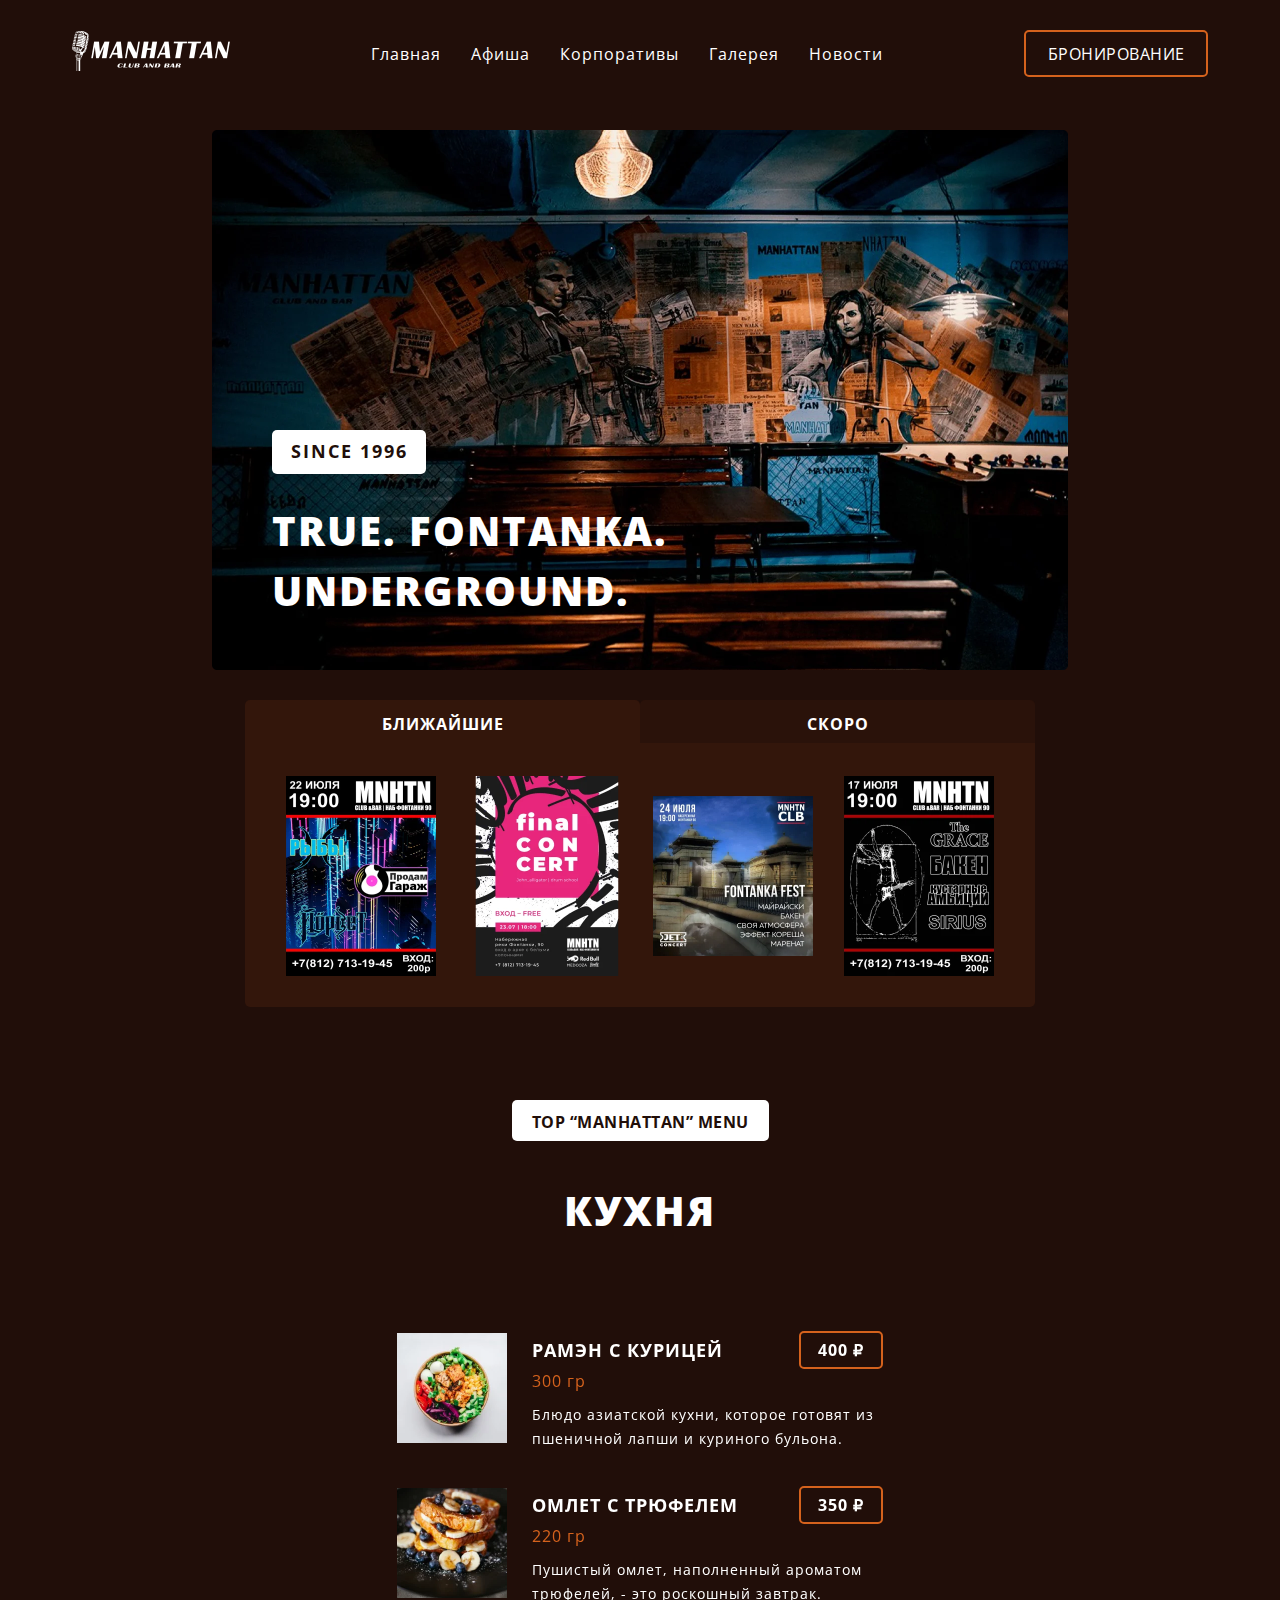
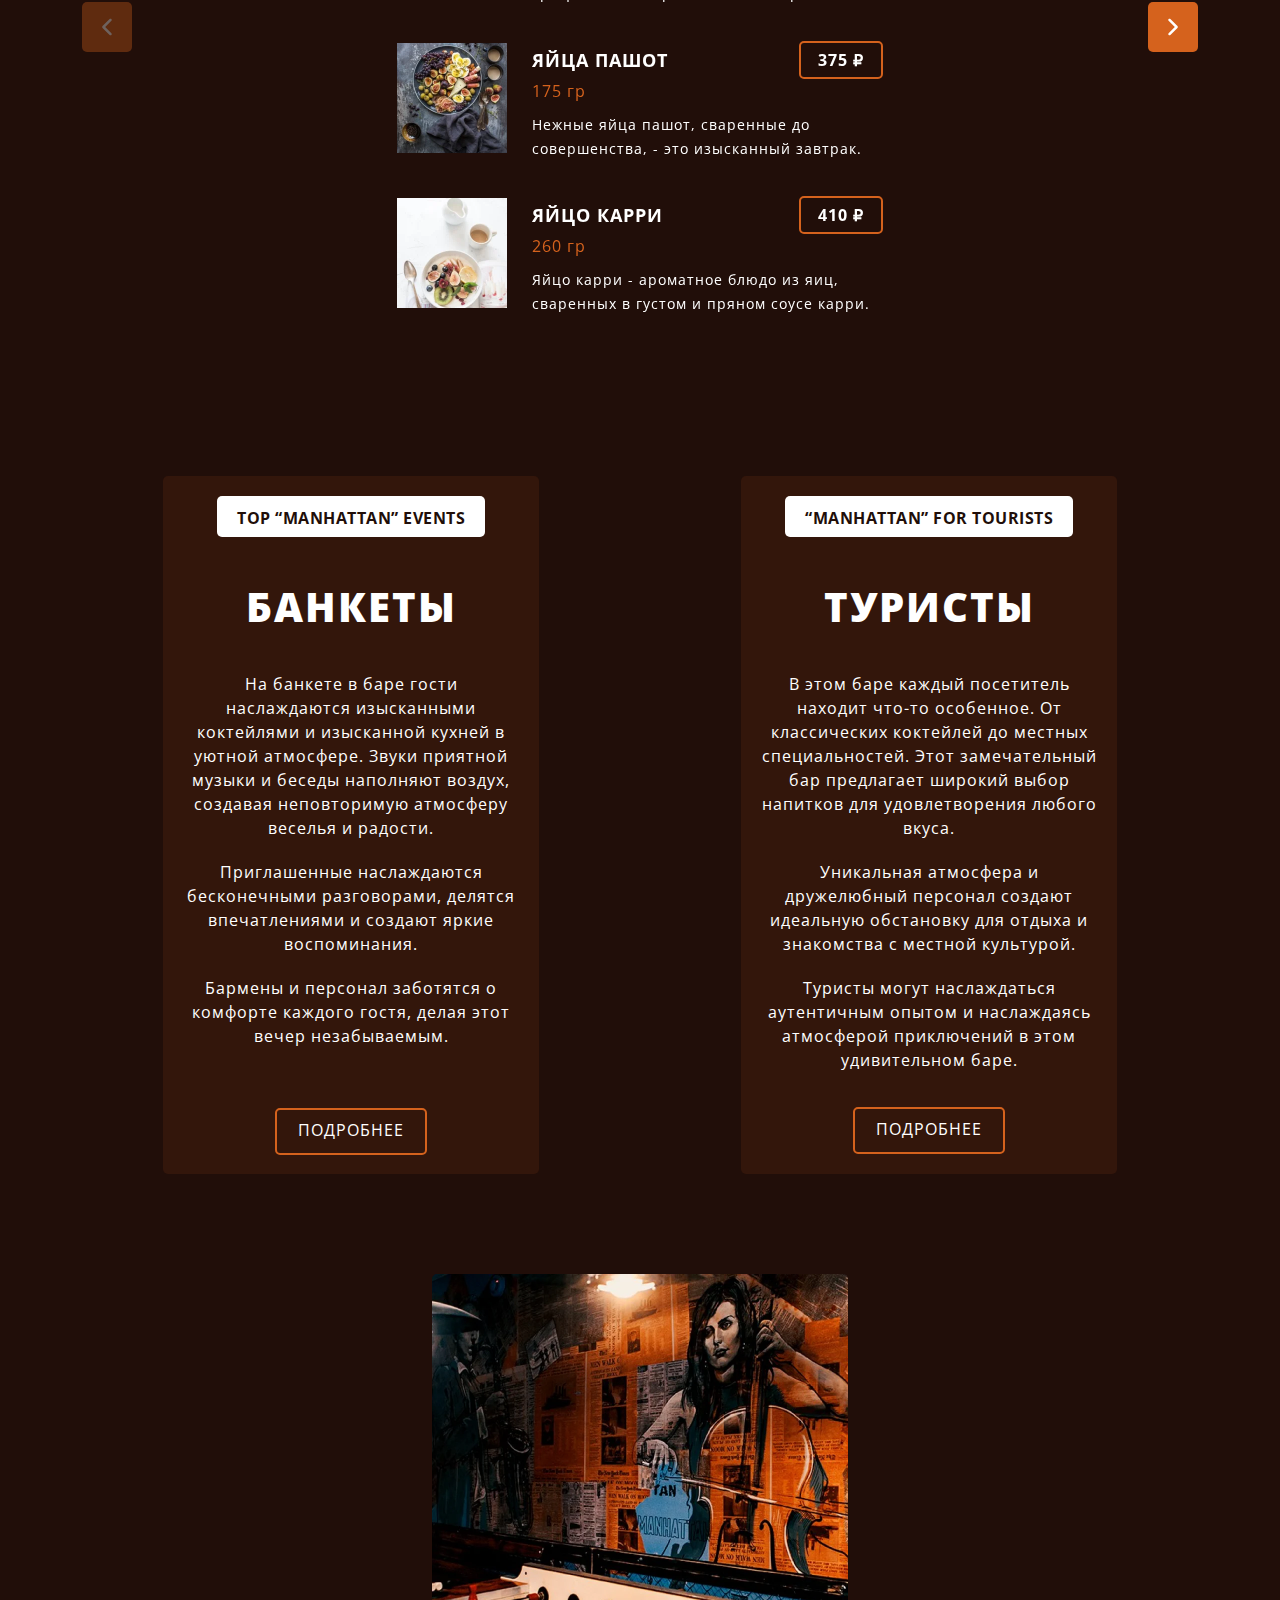
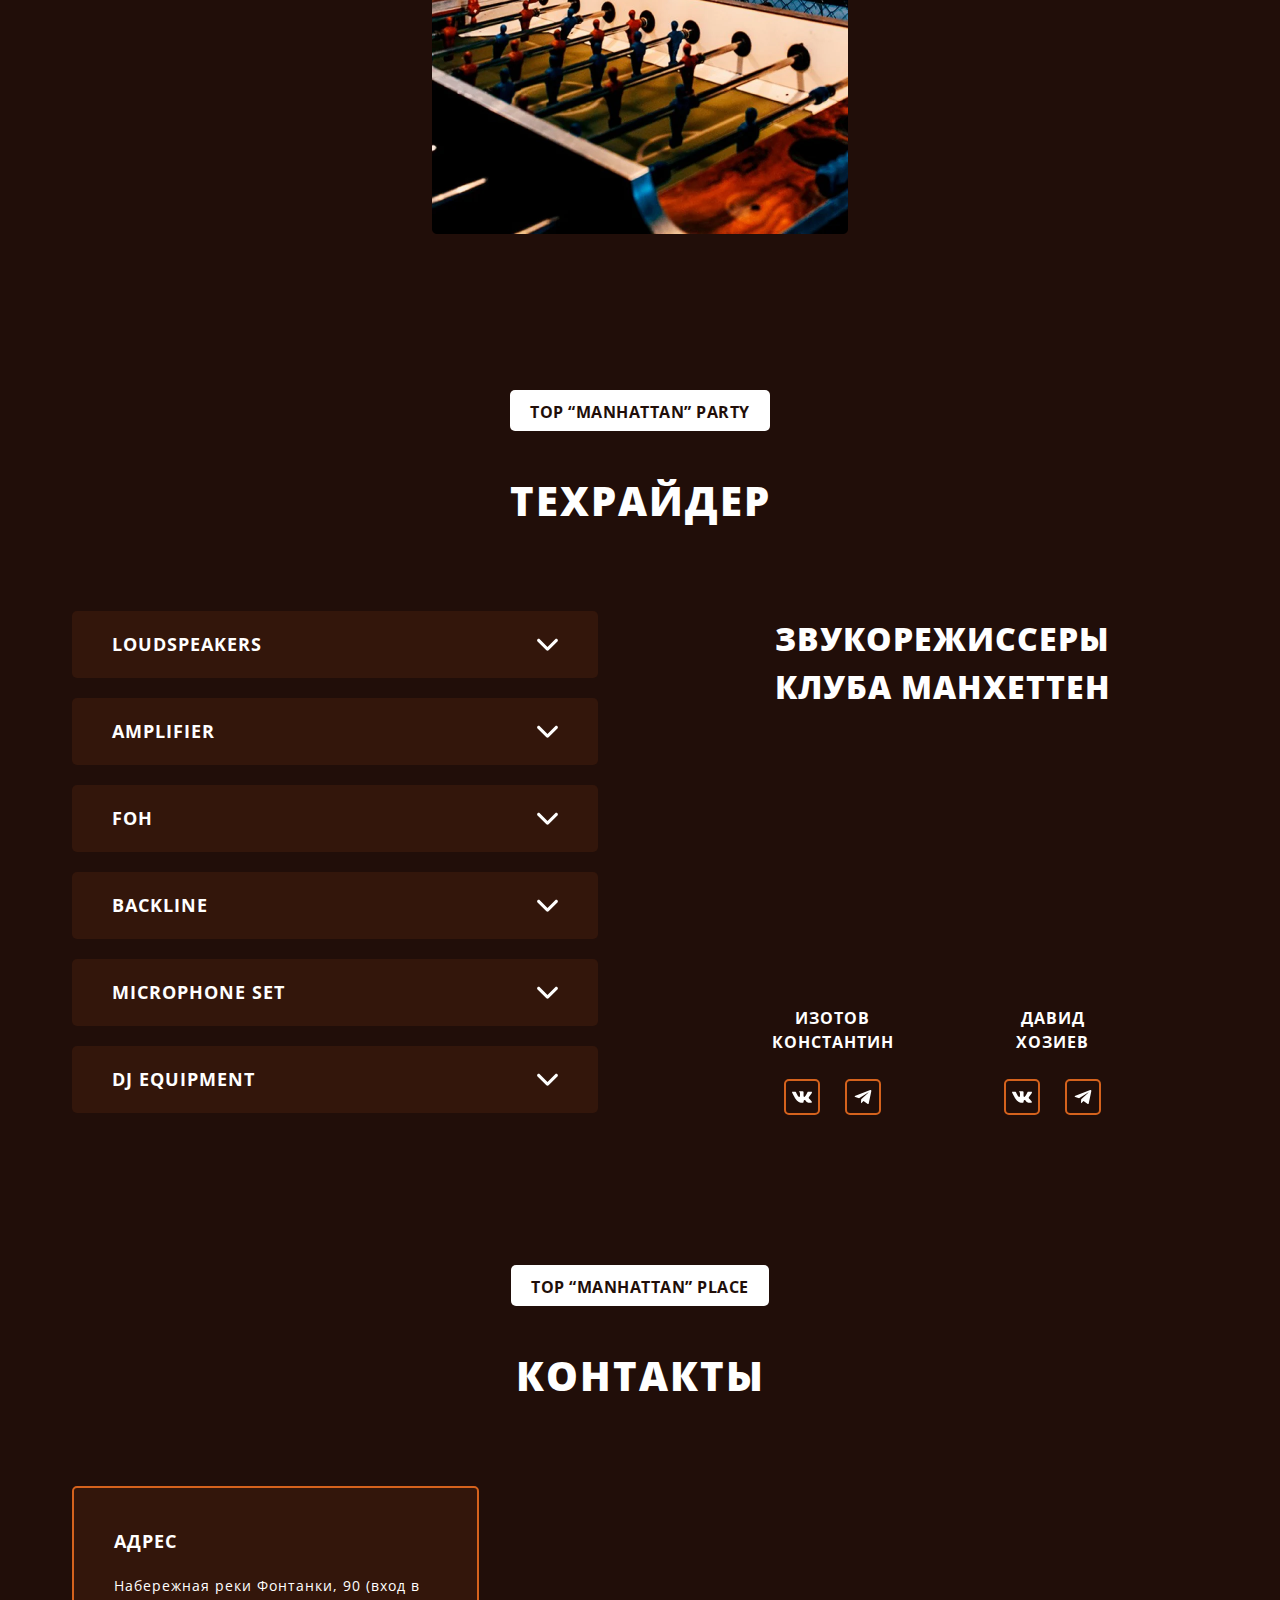
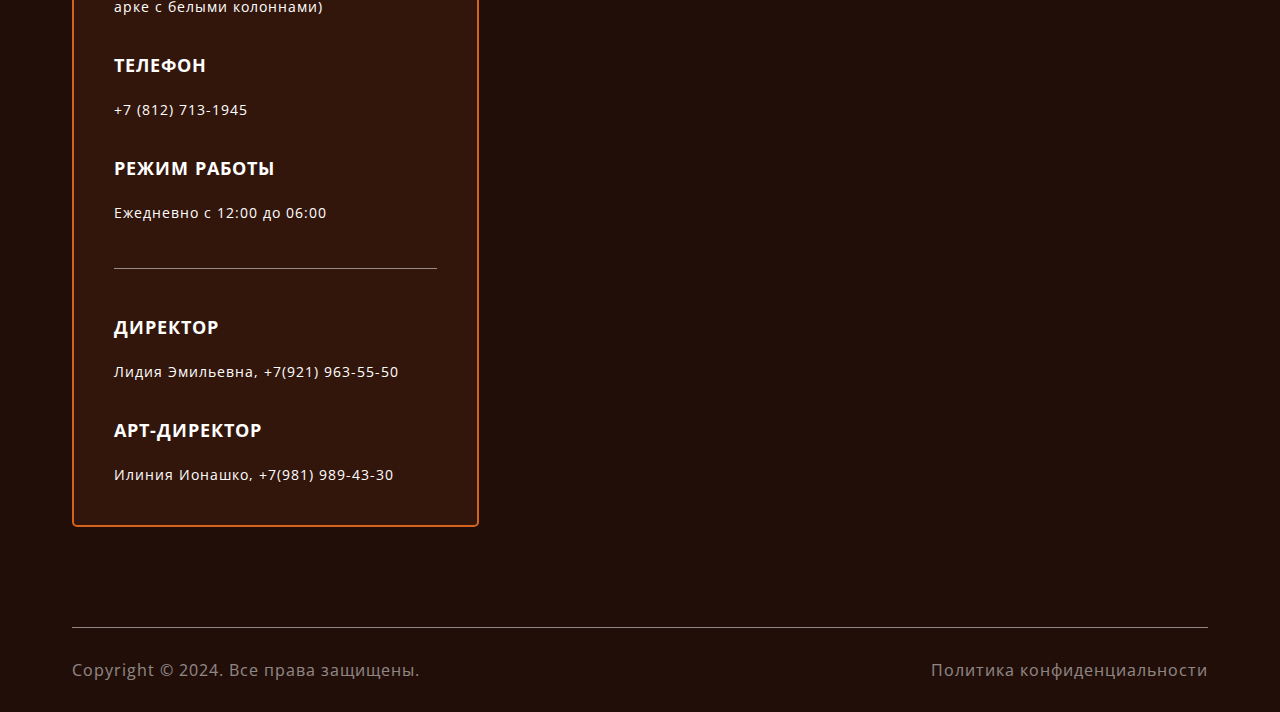
<file: index.html>
<!DOCTYPE html>
<html lang="ru">
<head>
  <meta charset="UTF-8">
  <meta name="viewport" content="width=device-width, initial-scale=1.0">
  <title>Manhattan</title>
  <link rel="stylesheet" href="./css/index.min.css">
  <script defer src="./scripts/swiper.js"></script>
  <script defer src="./scripts/main.js"></script>
</head>
<body>
  <div class="body__wrapper">
    <header class="header">
      <div class="container header__container">
        <a href="#" class="header__logo-link">
          <picture>
            <source srcset="./img/header-logo.webp" type="image/webp">
            <img src="./img/header-logo.png" alt="Логотип" loading="lazy" width="158" height="40">
          </picture>
        </a>
        
        <nav class="header__nav">
          <ul class="header__list" id="menu">
            <li class="header__item">
              <a href="#" class="header__item__link">Главная</a>
            </li>

            <li class="header__item">
              <a href="./poster.html" class="header__item__link">Афиша</a>
            </li>

            <li class="header__item">
              <a href="./events.html" class="header__item__link">Корпоративы</a>
            </li>

            <li class="header__item">
              <a href="./gallery.html" class="header__item__link">Галерея</a>
            </li>

            <li class="header__item">
              <a href="./news.html" class="header__item__link">Новости</a>
            </li>
          </ul>
        </nav>

        <div href="#" class="header__btn-link modal__button1">бронирование</div>

        <div class="header__burger" id="burger">
          <span></span><span></span><span></span>
        </div>
      </div>
    </header>
    <main>

      <h1 style="display: none;">Manhattan club and bar</h1>

      <secton class="modal modal1">
        <div class="modal__main">
          <h2 class="modal__title">Бронирование столика</h2>

          <p>Бронируйте столик онлайн и получите бокал вина «Шато Тамань» из авторской коллекции бесплатно</p>

          <form class="modal__form" action="https://jsonplaceholder.typicode.com/posts" method="POST">
            <fieldset>
              <input type="date" class="modal__data" required>

              <input type="time" class="modal__time" required>

              <label for="name" >
                <input type="text" id="name" placeholder="Имя" required>
              </label>

              <label for="tel">
                <input type="tel" id="tel" placeholder="Телефон" required>
              </label>
            </fieldset>

            <button class="submit" type="submit">Отправить</button>
          </form>

          <button class="modal__close">&#10006</button>
        </div>
      </secton>

      <section class="hero">
        <div class="container hero__container">
          <div class="hero__block-1">
            <picture>
              <source srcset="./img/hero-img.webp" type="image/webp">
              <img src="./img/header-logo.png" alt="Фото бара изнутри" loading="lazy" width="856" height="540">
            </picture>

            <div class="hero__based">Since 1996</div>

            <h2 class="hero__title">True. Fontanka. Underground. </h2>
          </div>

          <div class="hero__block-2">
            <ul class="tabs__container">
              <li data-tab="tab-1" class="tab__title">Ближайшие</li>
              <li data-tab="tab-2" class="tab__title">Скоро</li>
            </ul>
              
            <div class="tabs__wrapper">
              <div class="tab__content hidden-tab-content" id="tab-1">
                <picture>
                  <source srcset="./img/hero-tab-1.webp" type="image/webp">
                  <img src="./img/hero-tab-1.png" alt="Обложка концерта" loading="lazy" width="160" height="200">
                </picture>

                <picture>
                  <source srcset="./img/hero-tab-2.webp" type="image/webp">
                  <img src="./img/hero-tab-2.png" alt="Обложка концерта" loading="lazy" width="160" height="200">
                </picture>

                <picture>
                  <source srcset="./img/hero-tab-3.webp" type="image/webp">
                  <img src="./img/hero-tab-3.png" alt="Обложка концерта" loading="lazy" width="160" height="200">
                </picture>

                <picture>
                  <source srcset="./img/hero-tab-4.webp" type="image/webp">
                  <img src="./img/hero-tab-4.png" alt="Обложка концерта" loading="lazy" width="160" height="200">
                </picture>
              </div>

              <div class="tab__content hidden-tab-content" id="tab-2">
                <picture>
                  <source srcset="./img/hero-tab-5.webp" type="image/webp">
                  <img src="./img/hero-tab-5.jpg" alt="Обложка концерта" loading="lazy" width="160" height="200">
                </picture>

                <picture>
                  <source srcset="./img/hero-tab-6.webp" type="image/webp">
                  <img src="./img/hero-tab-6.webp" alt="Обложка концерта" loading="lazy" width="160" height="200">
                </picture>

                <picture>
                  <source srcset="./img/hero-tab-7.webp" type="image/webp">
                  <img src="./img/hero-tab-7.webp" alt="Обложка концерта" loading="lazy" width="160" height="200">
                </picture>

                <picture>
                  <source srcset="./img/hero-tab-8.webp" type="image/webp">
                  <img src="./img/hero-tab-8.jpg" alt="Обложка концерта" loading="lazy" width="160" height="200">
                </picture>
              </div>
            </div>
          </div>
        </div>
      </section>
    
      <section class="menu">
        <div class="container">
          <div class="menu__subtitle">Top “Manhattan” menu</div>

          <h2 class="menu__title">Кухня</h2>

          <div class="swiper">
            <div class="swiper-wrapper">
              <div class="swiper-slide">
                <div class="slide__cards"> 
                  <div class="slide__card">
                    <picture>
                      <source srcset="./img/menu-1.webp" type="image/webp">
                      <img src="./img/menu-1.png" alt="Блюдо из меню" loading="lazy" width="110" height="110">
                    </picture>

                    <div class="slide__description">
                      <div class="slide__description__title">
                        <div class="slide__description__title__text">Рамэн с курицей</div>

                        <div class="slide__description__title__price">400 ₽</div>
                      </div>

                      <div class="slide__description__weight">300 гр</div>

                      <p class="slide__description__text">Блюдо азиатской кухни, которое готовят из пшеничной лапши и куриного бульона.</p>
                    </div>
                  </div>

                  <div class="slide__card">
                    <picture>
                      <source srcset="./img/menu-2.webp" type="image/webp">
                      <img src="./img/menu-2.png" alt="Блюдо из меню" loading="lazy" width="110" height="110">
                    </picture>

                    <div class="slide__description">
                      <div class="slide__description__title">
                        <div class="slide__description__title__text">Омлет с трюфелем</div>

                        <div class="slide__description__title__price">350 ₽</div>
                      </div>

                      <div class="slide__description__weight">220 гр</div>

                      <p class="slide__description__text">Пушистый омлет, наполненный ароматом трюфелей, - это роскошный завтрак.</p>
                    </div>
                  </div>

                  <div class="slide__card">
                    <picture>
                      <source srcset="./img/menu-3.webp" type="image/webp">
                      <img src="./img/menu-3.png" alt="Блюдо из меню" loading="lazy" width="110" height="110">
                    </picture>

                    <div class="slide__description">
                      <div class="slide__description__title">
                        <div class="slide__description__title__text">Яйца пашот</div>

                        <div class="slide__description__title__price">375 ₽</div>
                      </div>

                      <div class="slide__description__weight">175 гр</div>

                      <p class="slide__description__text">Нежные яйца пашот, сваренные до совершенства, - это изысканный завтрак.</p>
                    </div>
                  </div>

                  <div class="slide__card">
                    <picture>
                      <source srcset="./img/menu-4.webp" type="image/webp">
                      <img src="./img/menu-4.png" alt="Блюдо из меню" loading="lazy" width="110" height="110">
                    </picture>

                    <div class="slide__description">
                      <div class="slide__description__title">
                        <div class="slide__description__title__text">Яйцо карри</div>

                        <div class="slide__description__title__price">410 ₽</div>
                      </div>

                      <div class="slide__description__weight">260 гр</div>

                      <p class="slide__description__text">Яйцо карри - ароматное блюдо из яиц, сваренных в густом и пряном соусе карри.</p>
                    </div>
                  </div>
                </div>
              </div>

              <div class="swiper-slide">
                <div class="slide__cards"> 
                  <div class="slide__card">
                    <picture>
                      <source srcset="./img/menu-5.webp" type="image/webp">
                      <img src="./img/menu-5.png" alt="Блюдо из меню" loading="lazy" width="110" height="110">
                    </picture>

                    <div class="slide__description">
                      <div class="slide__description__title">
                        <div class="slide__description__title__text">Пирожное с ягодами</div>

                        <div class="slide__description__title__price">230 ₽</div>
                      </div>

                      <div class="slide__description__weight">150 гр</div>

                      <p class="slide__description__text">Десерт, состоящий из нежного бисквита, покрытого слоем ягод и взбитых сливок.</p>
                    </div>
                  </div>

                  <div class="slide__card">
                    <picture>
                      <source srcset="./img/menu-6.webp" type="image/webp">
                      <img src="./img/menu-6.png" alt="Блюдо из меню" loading="lazy" width="110" height="110">
                    </picture>

                    <div class="slide__description">
                      <div class="slide__description__title">
                        <div class="slide__description__title__text">Запеченные овощи</div>

                        <div class="slide__description__title__price">325 ₽</div>
                      </div>

                      <div class="slide__description__weight">180 гр</div>

                      <p class="slide__description__text">Ароматные запеченные овощи, идеальный гарнир или легкая закуска.</p>
                    </div>
                  </div>

                  <div class="slide__card">
                    <picture>
                      <source srcset="./img/menu-7.webp" type="image/webp">
                      <img src="./img/menu-7.png" alt="Блюдо из меню" loading="lazy" width="110" height="110">
                    </picture>

                    <div class="slide__description">
                      <div class="slide__description__title">
                        <div class="slide__description__title__text">Бургер с крабом</div>

                        <div class="slide__description__title__price">375 ₽</div>
                      </div>

                      <div class="slide__description__weight">175 гр</div>

                      <p class="slide__description__text">Сочный крабовый бургер с хрустящей корочкой и нежным мясом краба.</p>
                    </div>
                  </div>

                  <div class="slide__card">
                    <picture>
                      <source srcset="./img/menu-8.webp" type="image/webp">
                      <img src="./img/menu-8.png" alt="Блюдо из меню" loading="lazy" width="110" height="110">
                    </picture>

                    <div class="slide__description">
                      <div class="slide__description__title">
                        <div class="slide__description__title__text">Двойной бургер</div>

                        <div class="slide__description__title__price">410 ₽</div>
                      </div>

                      <div class="slide__description__weight">260 гр</div>

                      <p class="slide__description__text">Двойное наслаждение сочными котлетами, сыром и овощами на мягкой булочке.</p>
                    </div>
                  </div>
                </div>
              </div>

              <div class="swiper-slide">
                <div class="slide__cards"> 
                  <div class="slide__card">
                    <picture>
                      <source srcset="./img/menu-3.webp" type="image/webp">
                      <img src="./img/menu-3.png" alt="Блюдо из меню" loading="lazy" width="110" height="110">
                    </picture>

                    <div class="slide__description">
                      <div class="slide__description__title">
                        <div class="slide__description__title__text">Яйца пашот</div>

                        <div class="slide__description__title__price">375 ₽</div>
                      </div>

                      <div class="slide__description__weight">175 гр</div>

                      <p class="slide__description__text">Нежные яйца пашот, сваренные до совершенства, - это изысканный завтрак.</p>
                    </div>
                  </div>

                  <div class="slide__card">
                    <picture>
                      <source srcset="./img/menu-4.webp" type="image/webp">
                      <img src="./img/menu-4.png" alt="Блюдо из меню" loading="lazy" width="110" height="110">
                    </picture>

                    <div class="slide__description">
                      <div class="slide__description__title">
                        <div class="slide__description__title__text">Яйцо карри</div>

                        <div class="slide__description__title__price">410 ₽</div>
                      </div>

                      <div class="slide__description__weight">260 гр</div>

                      <p class="slide__description__text">Яйцо карри - ароматное блюдо из яиц, сваренных в густом и пряном соусе карри.</p>
                    </div>
                  </div>

                  <div class="slide__card">
                    <picture>
                      <source srcset="./img/menu-1.webp" type="image/webp">
                      <img src="./img/menu-1.png" alt="Блюдо из меню" loading="lazy" width="110" height="110">
                    </picture>

                    <div class="slide__description">
                      <div class="slide__description__title">
                        <div class="slide__description__title__text">Рамэн с курицей</div>

                        <div class="slide__description__title__price">400 ₽</div>
                      </div>

                      <div class="slide__description__weight">300 гр</div>

                      <p class="slide__description__text">Блюдо азиатской кухни, которое готовят из пшеничной лапши и куриного бульона.</p>
                    </div>
                  </div>

                  <div class="slide__card">
                    <picture>
                      <source srcset="./img/menu-2.webp" type="image/webp">
                      <img src="./img/menu-2.png" alt="Блюдо из меню" loading="lazy" width="110" height="110">
                    </picture>

                    <div class="slide__description">
                      <div class="slide__description__title">
                        <div class="slide__description__title__text">Омлет с трюфелем</div>

                        <div class="slide__description__title__price">350 ₽</div>
                      </div>

                      <div class="slide__description__weight">220 гр</div>

                      <p class="slide__description__text">Пушистый омлет, наполненный ароматом трюфелей, - это роскошный завтрак.</p>
                    </div>
                  </div>

                </div>
              </div>

              <div class="swiper-slide">
                <div class="slide__cards">
                  <div class="slide__card">
                    <picture>
                      <source srcset="./img/menu-7.webp" type="image/webp">
                      <img src="./img/menu-7.png" alt="Блюдо из меню" loading="lazy" width="110" height="110">
                    </picture>

                    <div class="slide__description">
                      <div class="slide__description__title">
                        <div class="slide__description__title__text">Бургер с крабом</div>

                        <div class="slide__description__title__price">375 ₽</div>
                      </div>

                      <div class="slide__description__weight">175 гр</div>

                      <p class="slide__description__text">Сочный крабовый бургер с хрустящей корочкой и нежным мясом краба.</p>
                    </div>
                  </div>

                  <div class="slide__card">
                    <picture>
                      <source srcset="./img/menu-8.webp" type="image/webp">
                      <img src="./img/menu-8.png" alt="Блюдо из меню" loading="lazy" width="110" height="110">
                    </picture>

                    <div class="slide__description">
                      <div class="slide__description__title">
                        <div class="slide__description__title__text">Двойной бургер</div>

                        <div class="slide__description__title__price">410 ₽</div>
                      </div>

                      <div class="slide__description__weight">260 гр</div>

                      <p class="slide__description__text">Двойное наслаждение сочными котлетами, сыром и овощами на мягкой булочке.</p>
                    </div>
                  </div>

                  <div class="slide__card">
                    <picture>
                      <source srcset="./img/menu-5.webp" type="image/webp">
                      <img src="./img/menu-5.png" alt="Блюдо из меню" loading="lazy" width="110" height="110">
                    </picture>

                    <div class="slide__description">
                      <div class="slide__description__title">
                        <div class="slide__description__title__text">Пирожное с ягодами</div>

                        <div class="slide__description__title__price">230 ₽</div>
                      </div>

                      <div class="slide__description__weight">150 гр</div>

                      <p class="slide__description__text">Десерт, состоящий из нежного бисквита, покрытого слоем ягод и взбитых сливок.</p>
                    </div>
                  </div>

                  <div class="slide__card">
                    <picture>
                      <source srcset="./img/menu-6.webp" type="image/webp">
                      <img src="./img/menu-6.png" alt="Блюдо из меню" loading="lazy" width="110" height="110">
                    </picture>

                    <div class="slide__description">
                      <div class="slide__description__title">
                        <div class="slide__description__title__text">Запеченные овощи</div>

                        <div class="slide__description__title__price">325 ₽</div>
                      </div>

                      <div class="slide__description__weight">180 гр</div>

                      <p class="slide__description__text">Ароматные запеченные овощи, идеальный гарнир или легкая закуска.</p>
                    </div>
                  </div>

                </div>
              </div>
            </div>

            <div class="swiper-button-prev"></div>
            <div class="swiper-button-next"></div>
          </div>
        </div>
      </section>
      
      <section class="banquets">
        <div class="container banquets__container">
          <article class="banquets__block-text">
            <div class="banquets__subtitle">Top “Manhattan” events</div>

            <h2 class="banquets__title">Банкеты</h2>

            <div class="banquets__description">
              <p>На банкете в баре гости наслаждаются изысканными коктейлями и изысканной кухней в уютной атмосфере. Звуки приятной музыки и беседы наполняют воздух, создавая неповторимую атмосферу веселья и радости.</p>

              <p>Приглашенные наслаждаются бесконечными разговорами, делятся впечатлениями и создают яркие воспоминания.</p>

              <p>Бармены и персонал заботятся о комфорте каждого гостя, делая этот вечер незабываемым.</p>
            </div>

            <a class="banquets__link banquets__link_bottom" href="./events.html">Подробнее</a>
          </article>

          <picture>
            <source srcset="./img/banquets-img.webp" type="image/webp">
            <img src="./img/banquets-img.png" alt="Фото бара изнутри" loading="lazy" width="416" height="560">
          </picture>

          <article class="banquets__block-text banquets__block-text_tourists">
            <div class="banquets__subtitle">“Manhattan” for tourists</div>

            <h2 class="banquets__title">Туристы</h2>

            <div class="banquets__description">
              <p>В этом баре каждый посетитель находит что-то особенное. От классических коктейлей до местных специальностей. Этот замечательный бар предлагает широкий выбор напитков для удовлетворения любого вкуса.</p>

              <p>Уникальная атмосфера и дружелюбный персонал создают идеальную обстановку для отдыха и знакомства с местной культурой.</p>

              <p>Туристы могут наслаждаться аутентичным опытом и наслаждаясь атмосферой приключений в этом удивительном баре.</p>
            </div>

            <a class="banquets__link" href="#">Подробнее</a>
          </article>
        </div>
      </section>
    
      <section class="rider">
        <div class="container">
          <div class="rider__subtitle">Top “Manhattan” party</div>

          <h2 class="rider__title">Техрайдер</h2>

          <div class="rider__flex">
            <div class="accordeon">
              <div class="box">
                <div class="label">Loudspeakers</div>

                <div class="content">
                  <ul>
                    <li>Acoustic system BELL Top 600W x 2</li>
                    <li>Acoustic system BELL Mid 600W x 2</li>
                    <li>Acoustic system BELL Sub 1000W x 2</li>
                    <li>Front monitor Yamaha SM12V 300w x 2</li>
                    <li>Backside monitor Dynacord 500W x 2</li>
                  </ul>
                </div>
              </div>

              <div class="box">
                <div class="label">Amplifier</div>

                <div class="content">
                  <ul>
                    <li>Pass Labs XA 200.5</li>
                    <li>Pass Labs XSS 210.5</li>
                    <li>Passed Labs XWS 205.5</li>
                    <li>Pass Labs XSA 220</li>
                    <li>Pass  XSWS 255</li>
                  </ul>
                </div>
              </div>

              <div class="box">
                <div class="label">FOH</div>

                <div class="content">
                  <ul>
                    <li>20 – 30000 Гц</li>
                    <li>30 – 35000 Гц</li>
                    <li>35 – 40000 Гц</li>
                    <li>38 – 42000 Гц</li>
                    <li>56 – 61000 Гц</li>
                  </ul>
                </div>
              </div>

              <div class="box">
                <div class="label">Backline</div>

                <div class="content">
                  <ul>
                    <li>Live Backline Music Performance</li>
                    <li>Backline Music Equipment Rental</li>
                    <li>Backline Music Stage Setup</li>
                    <li>Professional Backline Music Gear</li>
                    <li>Backline Music Instrument Setup</li>
                  </ul>
                </div>
              </div>

              <div class="box">
                <div class="label">Microphone set</div>

                <div class="content">
                  <ul>
                    <li>Microphone Set Installation Services</li>
                    <li>Wireless Microphone Set Setup</li>
                    <li>Professional Microphone Set Package</li>
                    <li>Microphone Set Rental Options</li>
                    <li>Compact Microphone Set Design</li>
                  </ul>
                </div>
              </div>

              <div class="box">
                <div class="label">DJ equipment</div>

                <div class="content">
                  <ul>
                    <li>State-of-the-Art DJ Equipment Rental</li>
                    <li>Professional DJ Equipment Setup</li>
                    <li>DJ Equipment Maintenance Services</li>
                    <li>Premium DJ Equipment Packages</li>
                    <li>Versatile DJ Equipment Selection</li>
                  </ul>
                </div>
              </div>

            </div>

            <div class="rider__block-2">
              <h3 class="rider__title-3">Звукорежиссеры клуба Манхеттен</h3>

              <div class="rider__img__block">
                <div class="rider__img">
                  <figure>
                    <picture>
                      <source srcset="./img/rider-img-1.webp" type="image/webp">
                      <img src="./img/rider-img-1.png" alt="Фото звукорежиссера" loading="lazy" width="196" height="210">
                    </picture>
  
                    <figcaption>Изотов Константин</figcaption>
                  </figure>
  
                  <div class="rider__img__social">
                    <a href="#">
                      <svg width="20" height="12">
                        <use xlink:href="./img/svg-sprite.svg#vk"></use>
                      </svg>
                    </a>
  
                    <a href="#">
                      <svg width="18" height="14">
                        <use xlink:href="./img/svg-sprite.svg#telegram"></use>
                      </svg>
                    </a> 
                  </div>
                </div>

                <div class="rider__img">
                  <figure>
                    <picture>
                      <source srcset="./img/rider-img-2.webp" type="image/webp">
                      <img src="./img/rider-img-2.png" alt="Фото звукорежиссера" loading="lazy" width="196" height="210">
                    </picture>
  
                    <figcaption>Давид Хозиев</figcaption>
                  </figure>
  
                  <div class="rider__img__social">
                    <a href="#">
                      <svg width="20" height="12">
                        <use xlink:href="./img/svg-sprite.svg#vk"></use>
                      </svg>
                    </a>
  
                    <a href="#">
                      <svg width="18" height="14">
                        <use xlink:href="./img/svg-sprite.svg#telegram"></use>
                      </svg>
                    </a> 
                  </div>
                </div>
              </div>

              
            </div>
          </div>
        </div>
      </section>

      <section class="contacts">
        <div class="container">
          <div class="contacts__subtitle">Top “Manhattan” place</div>

          <h2 class="contacts__title">контакты</h2>

          <div class="contacts__flex">
            <div class="contacts__data">
              <div class="contacts__data__block">
                <div class="contacts__data__title">Адрес</div>

                <div class="contacts__data__text">Набережная реки Фонтанки, 90 (вход в арке с белыми колоннами)</div>

                <div class="contacts__data__title">Телефон</div>

                <div class="contacts__data__text">
                  <a href="tel:+7 812 713-1945">+7 (812) 713-1945</a>
                </div>

                <div class="contacts__data__title">Режим работы</div>

                <div class="contacts__data__text">Ежедневно с 12:00 до 06:00</div>
              </div>

              <div class="contacts__data__block">
                <div class="contacts__data__title">Директор</div>

                <div class="contacts__data__text">Лидия Эмильевна, +7(921) 963-55-50</div>

                <div class="contacts__data__title">Арт-директор</div>

                <div class="contacts__data__text">Илиния Ионашко, +7(981) 989-43-30</div>
              </div>
            </div>

            <iframe src="https://www.google.com/maps/embed?pb=!1m18!1m12!1m3!1d1999.399223329974!2d30.32695087687793!3d59.92551746315705!2m3!1f0!2f0!3f0!3m2!1i1024!2i768!4f13.1!3m3!1m2!1s0x469631aa6fc2c20d%3A0xd65433063d727a5a!2z0L3QsNCx0LXRgNC10LbQvdCw0Y8g0YDQtdC60Lgg0KTQvtC90YLQsNC90LrQuCwgOTDQujEsINCh0LDQvdC60YIt0J_QtdGC0LXRgNCx0YPRgNCzLCAxOTExODA!5e0!3m2!1sru!2sru!4v1713964389177!5m2!1sru!2sru" width="600" height="" style="border:0;" allowfullscreen="" loading="lazy" referrerpolicy="no-referrer-when-downgrade"></iframe>
          </div>
        </div>
      </section>
    </main>

    <footer class="footer">
      <div class="container footer__container">
        <div class="footer__wrapper">
          <div class="footer__text">Copyright © 2024. Все права защищены.</div>

          <div class="footer__text">Политика конфиденциальности</div>
        </div>
      </div>
    </footer>
  </div>
</body>
</html>
</file>
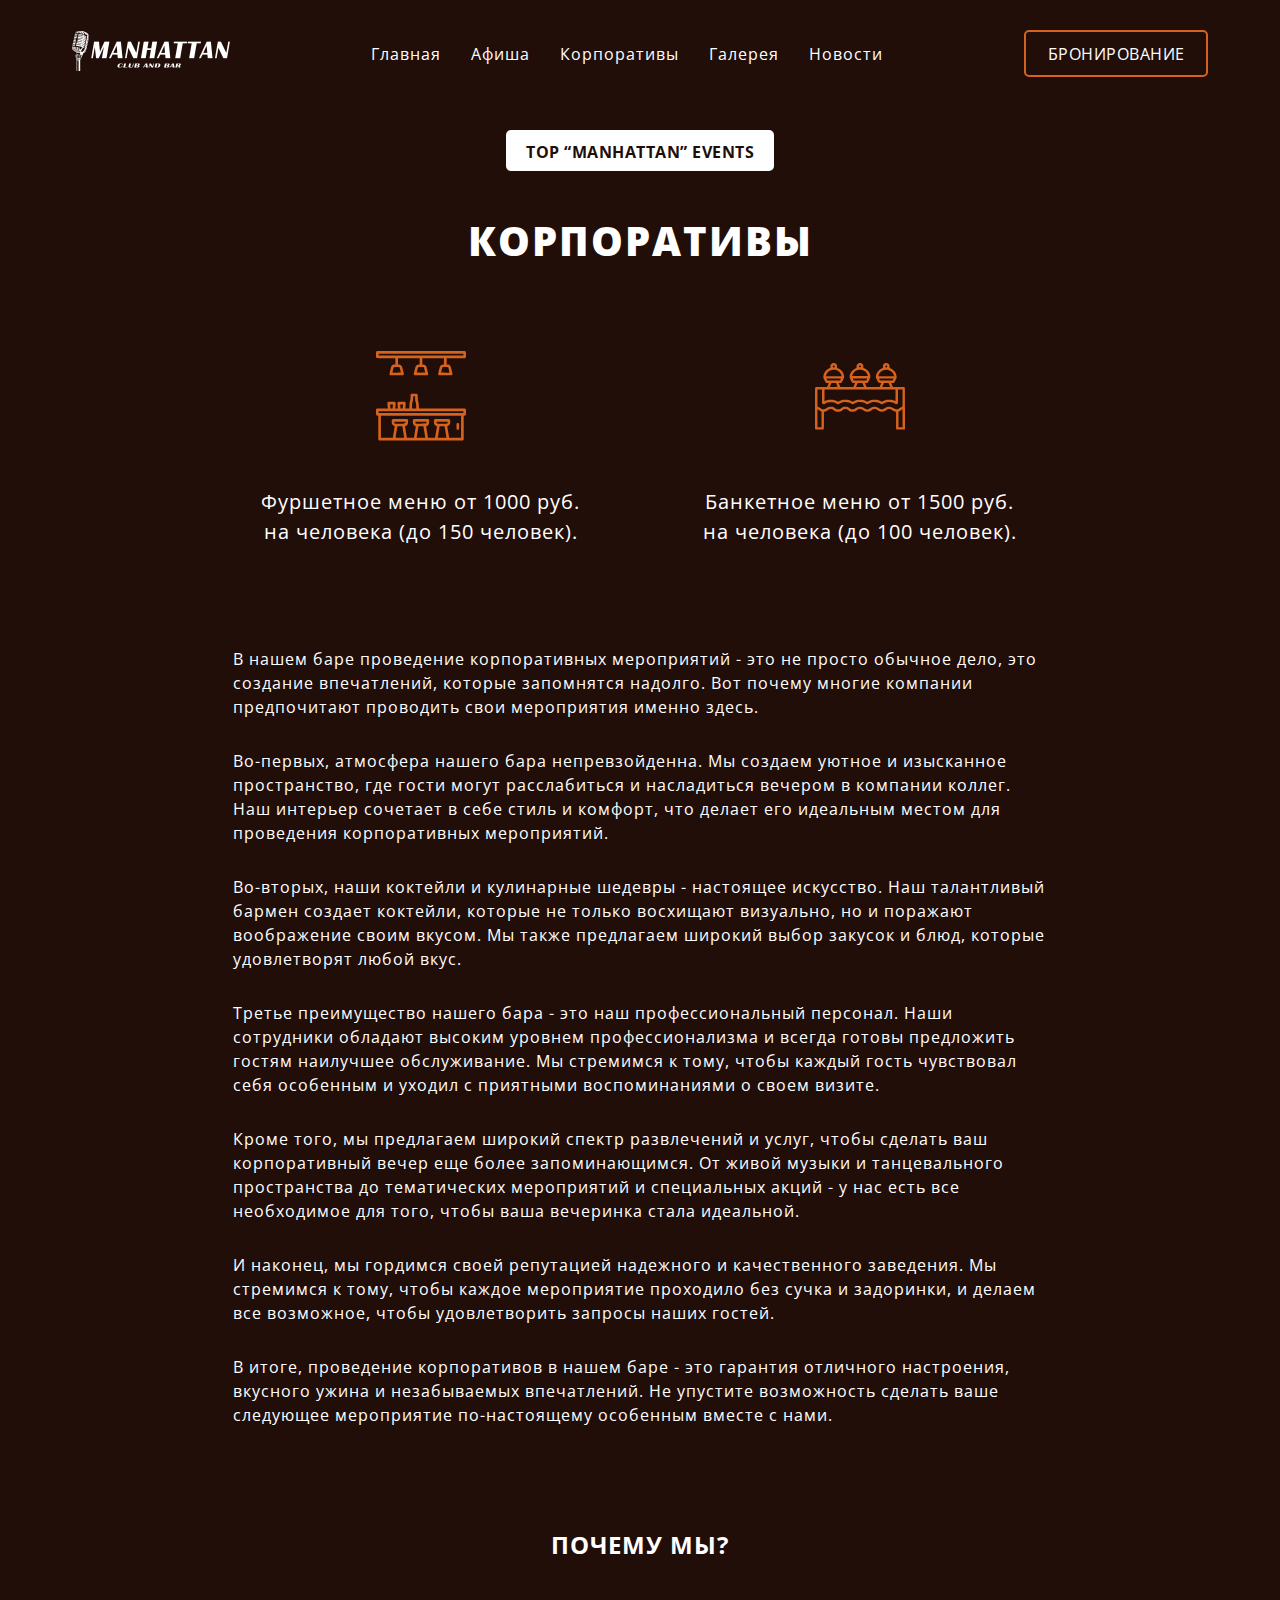
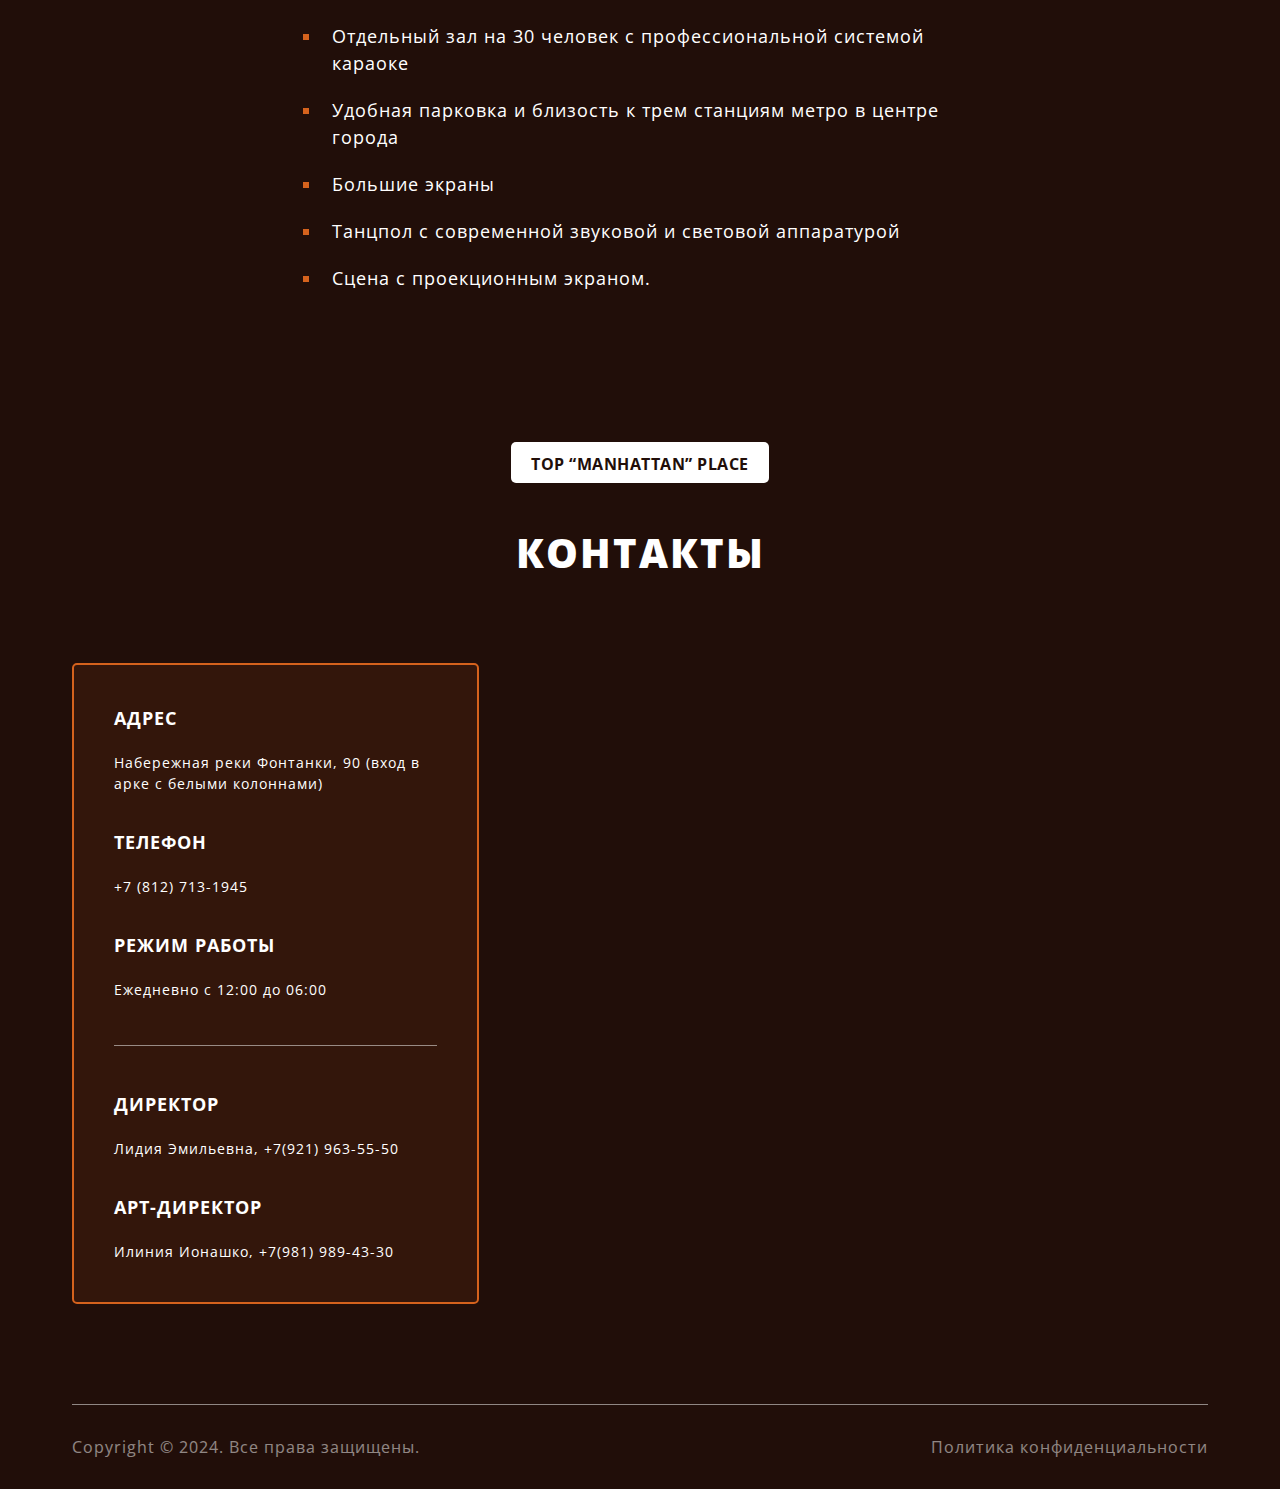
<file: events.html>
<!DOCTYPE html>
<html lang="ru">
<head>
  <meta charset="UTF-8">
  <meta name="viewport" content="width=device-width, initial-scale=1.0">
  <title>Manhattan/Events</title>
  <link rel="stylesheet" href="./css/index.min.css">
  <script defer src="./scripts/burger-modal.js"></script>
</head>
<body>
  <div class="body__wrapper">
    <header class="header">
      <div class="container header__container">
        <a href="./index.html" class="header__logo-link">
          <picture>
            <source srcset="./img/header-logo.webp" type="image/webp">
            <img src="./img/header-logo.png" alt="Логотип" loading="lazy" width="158" height="40">
          </picture>
        </a>
        
        <nav class="header__nav">
          <ul class="header__list" id="menu">
            <li class="header__item">
              <a href="./index.html" class="header__item__link">Главная</a>
            </li>

            <li class="header__item">
              <a href="./poster.html" class="header__item__link">Афиша</a>
            </li>

            <li class="header__item">
              <a href="#" class="header__item__link">Корпоративы</a>
            </li>

            <li class="header__item">
              <a href="./gallery.html" class="header__item__link">Галерея</a>
            </li>

            <li class="header__item">
              <a href="./news.html" class="header__item__link">Новости</a>
            </li>
          </ul>
        </nav>

        <a href="#" class="header__btn-link modal__button1">бронирование</a>

        <div class="header__burger" id="burger">
          <span></span><span></span><span></span>
        </div>
      </div>
    </header>

    <main>
      <secton class="modal modal1">
        <div class="modal__main">
          <h2 class="modal__title">Бронирование столика</h2>

          <p>Бронируйте столик онлайн и получите бокал вина «Шато Тамань» из авторской коллекции бесплатно</p>

          <form class="modal__form" action="https://jsonplaceholder.typicode.com/posts" method="POST">
            <fieldset>
              <input type="date" class="modal__data" required>

              <input type="time" class="modal__time" required>

              <label for="name" >
                <input type="text" id="name" placeholder="Имя" required>
              </label>

              <label for="tel">
                <input type="tel" id="tel" placeholder="Телефон" required>
              </label>
            </fieldset>

            <button class="submit" type="submit">Отправить</button>
          </form>

          <button class="modal__close">&#10006</button>
        </div>
      </secton>

      <section class="events">
        <div class="container">
          <div class="events__subtitle">Top “Manhattan” events</div>

          <h2 class="events__title">Корпоративы</h2>

          <div class="events__block-1">
            <div class="events__block-1__box">
              <svg width="90" height="90">
                <use xlink:href="./img/svg-sprite.svg#events-1"></use>
              </svg>

              <p>Фуршетное меню от 1000 руб. на&nbsp;человека (до 150 человек).</p>
            </div>

            <div class="events__block-1__box">
              <svg width="90" height="90">
                <use xlink:href="./img/svg-sprite.svg#events-2"></use>
              </svg>

              <p>Банкетное меню от 1500 руб. на&nbsp;человека (до 100 человек).</p>
            </div>
          </div>

          <div class="events__description">
            <p>
              В нашем баре проведение корпоративных мероприятий - это не просто обычное дело, это создание впечатлений, которые запомнятся надолго. Вот почему многие компании предпочитают проводить свои мероприятия именно здесь.
            </p>

            <p>
              Во-первых, атмосфера нашего бара непревзойденна. Мы создаем уютное и изысканное пространство, где гости могут расслабиться и насладиться вечером в компании коллег. Наш интерьер сочетает в себе стиль и комфорт, что делает его идеальным местом для проведения корпоративных мероприятий.
            </p>

            <p>
              Во-вторых, наши коктейли и кулинарные шедевры - настоящее искусство. Наш талантливый бармен создает коктейли, которые не только восхищают визуально, но и поражают воображение своим вкусом. Мы также предлагаем широкий выбор закусок и блюд, которые удовлетворят любой вкус.
            </p>

            <p>
              Третье преимущество нашего бара - это наш профессиональный персонал. Наши сотрудники обладают высоким уровнем профессионализма и всегда готовы предложить гостям наилучшее обслуживание. Мы стремимся к тому, чтобы каждый гость чувствовал себя особенным и уходил с приятными воспоминаниями о своем визите.
            </p>

            <p>
              Кроме того, мы предлагаем широкий спектр развлечений и услуг, чтобы сделать ваш корпоративный вечер еще более запоминающимся. От живой музыки и танцевального пространства до тематических мероприятий и специальных акций - у нас есть все необходимое для того, чтобы ваша вечеринка стала идеальной.
            </p>

            <p>
              И наконец, мы гордимся своей репутацией надежного и качественного заведения. Мы стремимся к тому, чтобы каждое мероприятие проходило без сучка и задоринки, и делаем все возможное, чтобы удовлетворить запросы наших гостей.
            </p>

            <p>
              В итоге, проведение корпоративов в нашем баре - это гарантия отличного настроения, вкусного ужина и незабываемых впечатлений. Не упустите возможность сделать ваше следующее мероприятие по-настоящему особенным вместе с нами.
            </p>
          </div>

          <h3 class="events__title-3">Почему мы?</h3>

          <ul class="events__list">
            <li class="events__item">Отдельный зал на 30 человек с профессиональной системой караоке</li>

            <li class="events__item">Удобная парковка и близость к трем станциям метро в центре города</li>

            <li class="events__item">Большие экраны</li>

            <li class="events__item">Танцпол с современной звуковой и световой аппаратурой</li>

            <li class="events__item">Сцена с проекционным экраном.</li>
          </ul>
        </div>
      </section>

      <section class="contacts">
        <div class="container">
          <div class="contacts__subtitle">Top “Manhattan” place</div>

          <h2 class="contacts__title">контакты</h2>

          <div class="contacts__flex">
            <div class="contacts__data">
              <div class="contacts__data__block">
                <div class="contacts__data__title">Адрес</div>

                <div class="contacts__data__text">Набережная реки Фонтанки, 90 (вход в арке с белыми колоннами)</div>

                <div class="contacts__data__title">Телефон</div>

                <div class="contacts__data__text">
                  <a href="tel:+7 812 713-1945">+7 (812) 713-1945</a>
                </div>

                <div class="contacts__data__title">Режим работы</div>

                <div class="contacts__data__text">Ежедневно с 12:00 до 06:00</div>
              </div>

              <div class="contacts__data__block">
                <div class="contacts__data__title">Директор</div>

                <div class="contacts__data__text">Лидия Эмильевна, +7(921) 963-55-50</div>

                <div class="contacts__data__title">Арт-директор</div>

                <div class="contacts__data__text">Илиния Ионашко, +7(981) 989-43-30</div>
              </div>
            </div>

            <iframe src="https://www.google.com/maps/embed?pb=!1m18!1m12!1m3!1d1999.399223329974!2d30.32695087687793!3d59.92551746315705!2m3!1f0!2f0!3f0!3m2!1i1024!2i768!4f13.1!3m3!1m2!1s0x469631aa6fc2c20d%3A0xd65433063d727a5a!2z0L3QsNCx0LXRgNC10LbQvdCw0Y8g0YDQtdC60Lgg0KTQvtC90YLQsNC90LrQuCwgOTDQujEsINCh0LDQvdC60YIt0J_QtdGC0LXRgNCx0YPRgNCzLCAxOTExODA!5e0!3m2!1sru!2sru!4v1713964389177!5m2!1sru!2sru" width="600" height="" style="border:0;" allowfullscreen="" loading="lazy" referrerpolicy="no-referrer-when-downgrade"></iframe>
          </div>
        </div>
      </section>
    </main>

    <footer class="footer">
      <div class="container footer__container">
        <div class="footer__wrapper">
          <div class="footer__text">Copyright © 2024. Все права защищены.</div>

          <div class="footer__text">Политика конфиденциальности</div>
        </div>
      </div>
    </footer>
  </div>
</body>
</html>
</file>
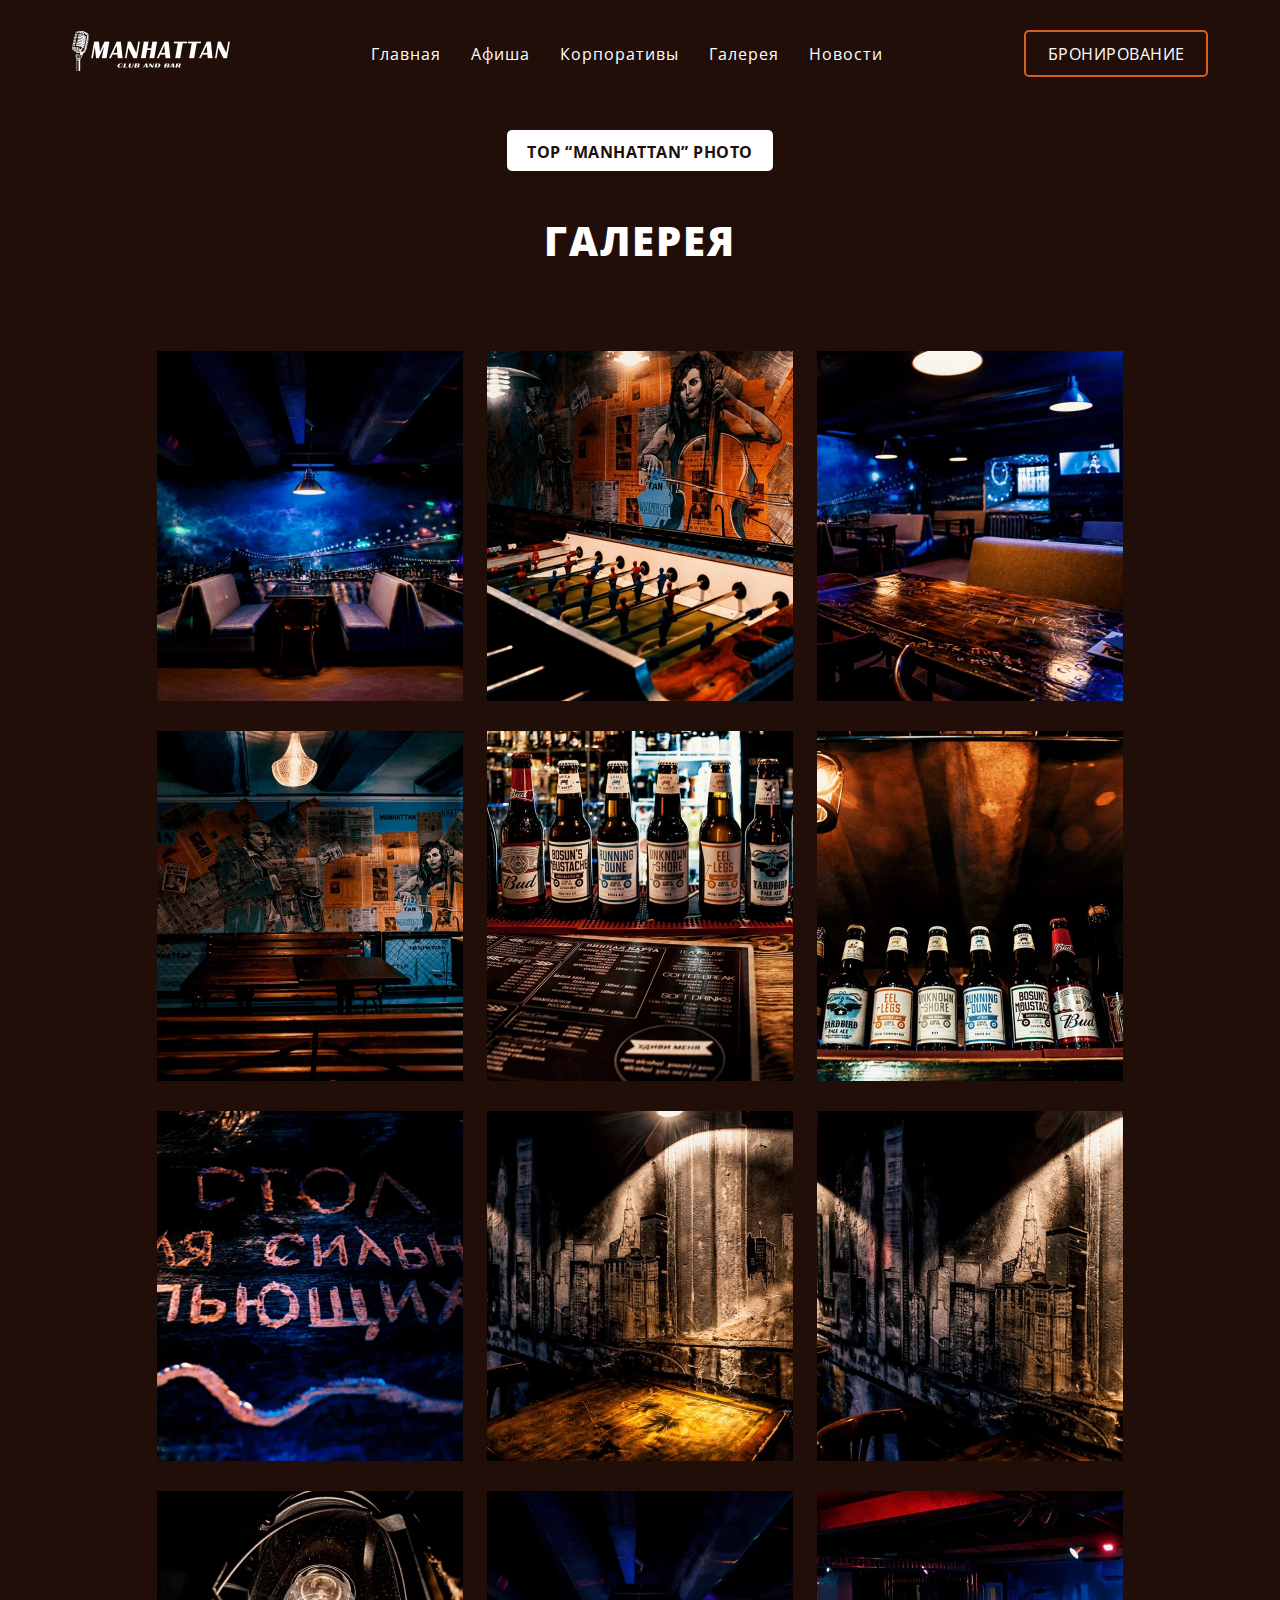
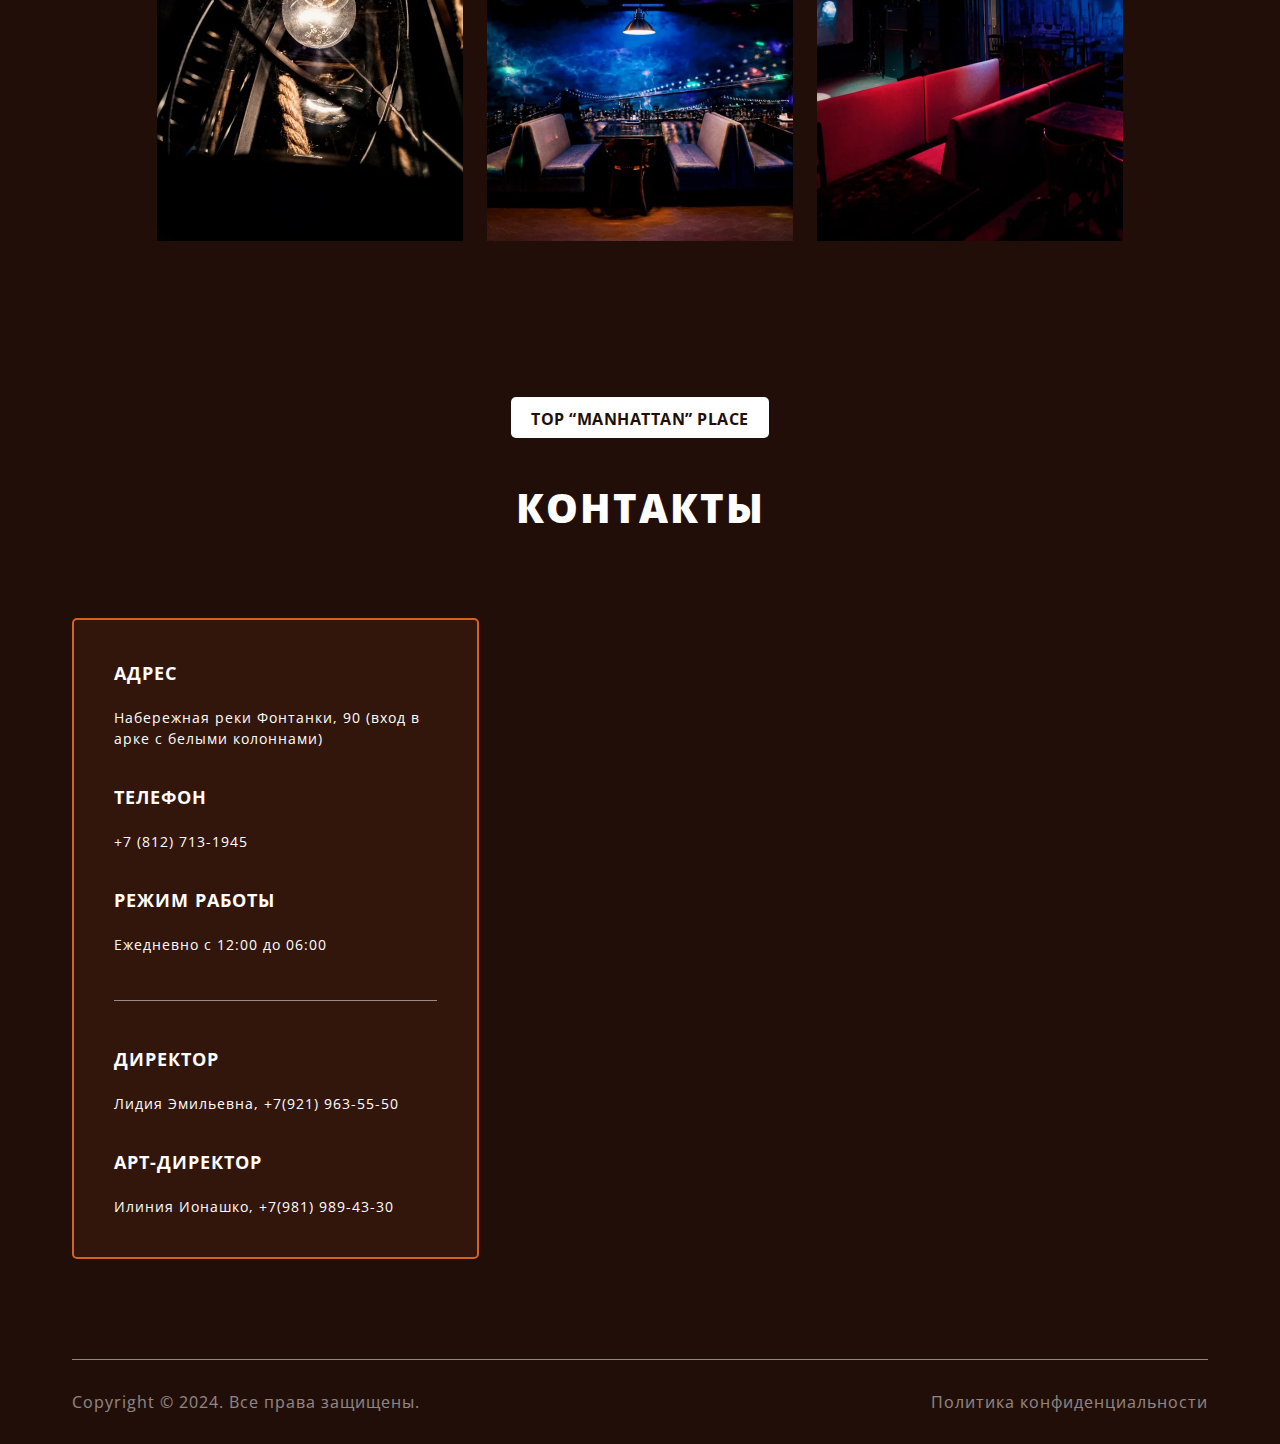
<file: gallery.html>
<!DOCTYPE html>
<html lang="ru">
<head>
  <meta charset="UTF-8">
  <meta name="viewport" content="width=device-width, initial-scale=1.0">
  <title>Manhattan/Gallery</title>
  <link rel="stylesheet" href="./css/index.min.css">
  <script defer src="./scripts/burger-modal.js"></script>
</head>
<body>
  <div class="body__wrapper">
    <header class="header">
      <div class="container header__container">
        <a href="./index.html" class="header__logo-link">
          <picture>
            <source srcset="./img/header-logo.webp" type="image/webp">
            <img src="./img/header-logo.png" alt="Логотип" loading="lazy" width="158" height="40">
          </picture>
        </a>
        
        <nav class="header__nav">
          <ul class="header__list" id="menu">
            <li class="header__item">
              <a href="./index.html" class="header__item__link">Главная</a>
            </li>

            <li class="header__item">
              <a href="./poster.html" class="header__item__link">Афиша</a>
            </li>

            <li class="header__item">
              <a href="./events.html" class="header__item__link">Корпоративы</a>
            </li>

            <li class="header__item">
              <a href="#" class="header__item__link">Галерея</a>
            </li>

            <li class="header__item">
              <a href="./news.html" class="header__item__link">Новости</a>
            </li>
          </ul>
        </nav>

        <a href="#" class="header__btn-link modal__button1">бронирование</a>

        <div class="header__burger" id="burger">
          <span></span><span></span><span></span>
        </div>
      </div>
    </header>

    <main>
      <secton class="modal modal1">
        <div class="modal__main">
          <h2 class="modal__title">Бронирование столика</h2>

          <p>Бронируйте столик онлайн и получите бокал вина «Шато Тамань» из авторской коллекции бесплатно</p>

          <form class="modal__form" action="https://jsonplaceholder.typicode.com/posts" method="POST">
            <fieldset>
              <input type="date" class="modal__data" required>

              <input type="time" class="modal__time" required>

              <label for="name" >
                <input type="text" id="name" placeholder="Имя" required>
              </label>

              <label for="tel">
                <input type="tel" id="tel" placeholder="Телефон" required>
              </label>
            </fieldset>

            <button class="submit" type="submit">Отправить</button>
          </form>

          <button class="modal__close">&#10006</button>
        </div>
      </secton>

      <section class="gallery">
        <div class="container">
          <div class="gallery__subtitle">Top “Manhattan” photo</div>

          <h2 class="gallery__title">галерея</h2>

          <ul class="gallery__list">
            <li class="gallery__item">
              <picture>
                <source srcset="./img/gallery-1.webp" type="image/webp">
                <img src="./img/gallery-1.png" alt="Фото бара" loading="lazy" width="306" height="350">
              </picture>
            </li>

            <li class="gallery__item">
              <picture>
                <source srcset="./img/gallery-2.webp" type="image/webp">
                <img src="./img/gallery-2.png" alt="Фото бара" loading="lazy" width="306" height="350">
              </picture>
            </li>

            <li class="gallery__item">
              <picture>
                <source srcset="./img/gallery-3.webp" type="image/webp">
                <img src="./img/gallery-3.png" alt="Фото бара" loading="lazy" width="306" height="350">
              </picture>
            </li>

            <li class="gallery__item">
              <picture>
                <source srcset="./img/gallery-4.webp" type="image/webp">
                <img src="./img/gallery-4.png" alt="Фото бара" loading="lazy" width="306" height="350">
              </picture>
            </li>

            <li class="gallery__item">
              <picture>
                <source srcset="./img/gallery-5.webp" type="image/webp">
                <img src="./img/gallery-5.png" alt="Фото бара" loading="lazy" width="306" height="350">
              </picture>
            </li>

            <li class="gallery__item">
              <picture>
                <source srcset="./img/gallery-6.webp" type="image/webp">
                <img src="./img/gallery-6.png" alt="Фото бара" loading="lazy" width="306" height="350">
              </picture>
            </li>

            <li class="gallery__item">
              <picture>
                <source srcset="./img/gallery-7.webp" type="image/webp">
                <img src="./img/gallery-7.png" alt="Фото бара" loading="lazy" width="306" height="350">
              </picture>
            </li>

            <li class="gallery__item">
              <picture>
                <source srcset="./img/gallery-8.webp" type="image/webp">
                <img src="./img/gallery-8.png" alt="Фото бара" loading="lazy" width="306" height="350">
              </picture>
            </li>

            <li class="gallery__item">
              <picture>
                <source srcset="./img/gallery-9.webp" type="image/webp">
                <img src="./img/gallery-9.png" alt="Фото бара" loading="lazy" width="306" height="350">
              </picture>
            </li>

            <li class="gallery__item">
              <picture>
                <source srcset="./img/gallery-10.webp" type="image/webp">
                <img src="./img/gallery-10.png" alt="Фото бара" loading="lazy" width="306" height="350">
              </picture>
            </li>

            <li class="gallery__item">
              <picture>
                <source srcset="./img/gallery-1.webp" type="image/webp">
                <img src="./img/gallery-1.png" alt="Фото бара" loading="lazy" width="306" height="350">
              </picture>
            </li>

            <li class="gallery__item">
              <picture>
                <source srcset="./img/gallery-11.webp" type="image/webp">
                <img src="./img/gallery-11.png" alt="Фото бара" loading="lazy" width="306" height="350">
              </picture>
            </li>
          </ul>
        </div>
      </section>

      <section class="contacts">
        <div class="container">
          <div class="contacts__subtitle">Top “Manhattan” place</div>

          <h2 class="contacts__title">контакты</h2>

          <div class="contacts__flex">
            <div class="contacts__data">
              <div class="contacts__data__block">
                <div class="contacts__data__title">Адрес</div>

                <div class="contacts__data__text">Набережная реки Фонтанки, 90 (вход в арке с белыми колоннами)</div>

                <div class="contacts__data__title">Телефон</div>

                <div class="contacts__data__text">
                  <a href="tel:+7 812 713-1945">+7 (812) 713-1945</a>
                </div>

                <div class="contacts__data__title">Режим работы</div>

                <div class="contacts__data__text">Ежедневно с 12:00 до 06:00</div>
              </div>

              <div class="contacts__data__block">
                <div class="contacts__data__title">Директор</div>

                <div class="contacts__data__text">Лидия Эмильевна, +7(921) 963-55-50</div>

                <div class="contacts__data__title">Арт-директор</div>

                <div class="contacts__data__text">Илиния Ионашко, +7(981) 989-43-30</div>
              </div>
            </div>

            <iframe src="https://www.google.com/maps/embed?pb=!1m18!1m12!1m3!1d1999.399223329974!2d30.32695087687793!3d59.92551746315705!2m3!1f0!2f0!3f0!3m2!1i1024!2i768!4f13.1!3m3!1m2!1s0x469631aa6fc2c20d%3A0xd65433063d727a5a!2z0L3QsNCx0LXRgNC10LbQvdCw0Y8g0YDQtdC60Lgg0KTQvtC90YLQsNC90LrQuCwgOTDQujEsINCh0LDQvdC60YIt0J_QtdGC0LXRgNCx0YPRgNCzLCAxOTExODA!5e0!3m2!1sru!2sru!4v1713964389177!5m2!1sru!2sru" width="600" height="" style="border:0;" allowfullscreen="" loading="lazy" referrerpolicy="no-referrer-when-downgrade"></iframe>
          </div>
        </div>
      </section>
    </main>

    <footer class="footer">
      <div class="container footer__container">
        <div class="footer__wrapper">
          <div class="footer__text">Copyright © 2024. Все права защищены.</div>

          <div class="footer__text">Политика конфиденциальности</div>
        </div>
      </div>
    </footer>
  </div>
</body>
</html>
</file>
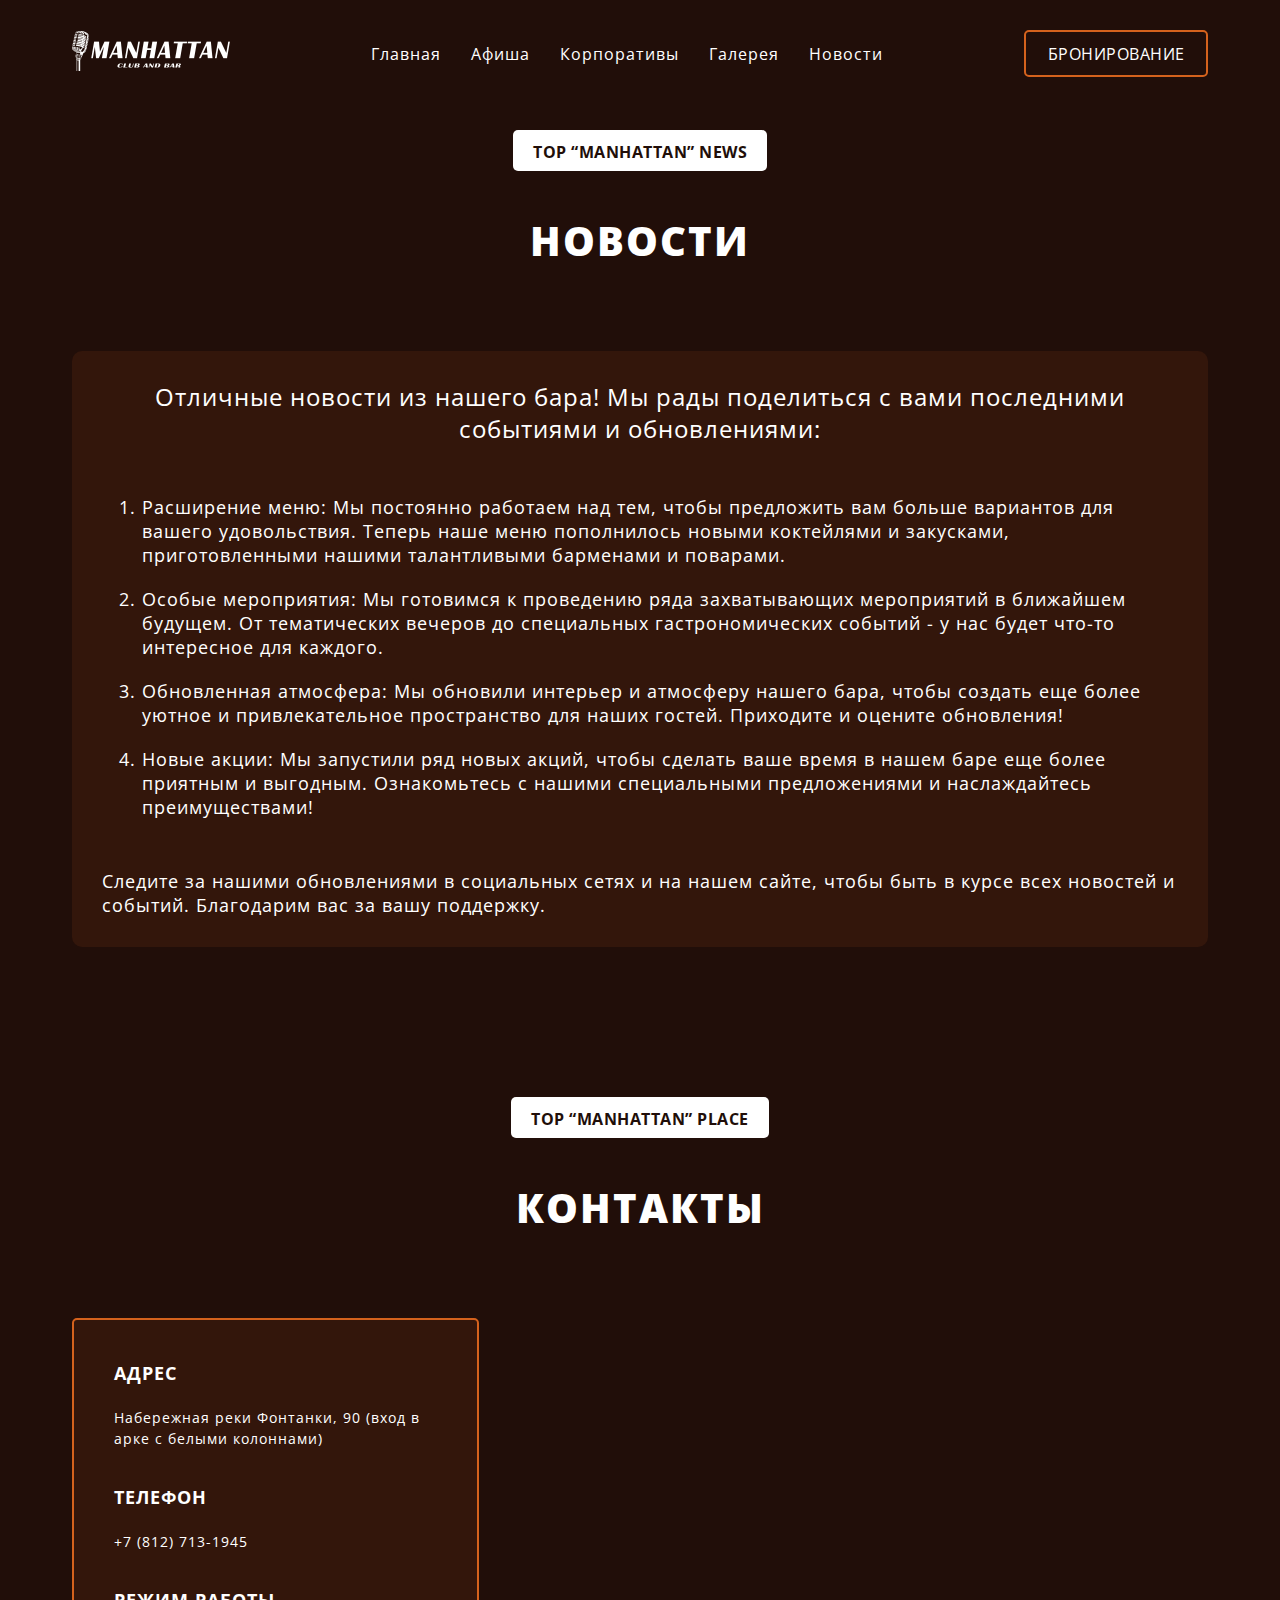
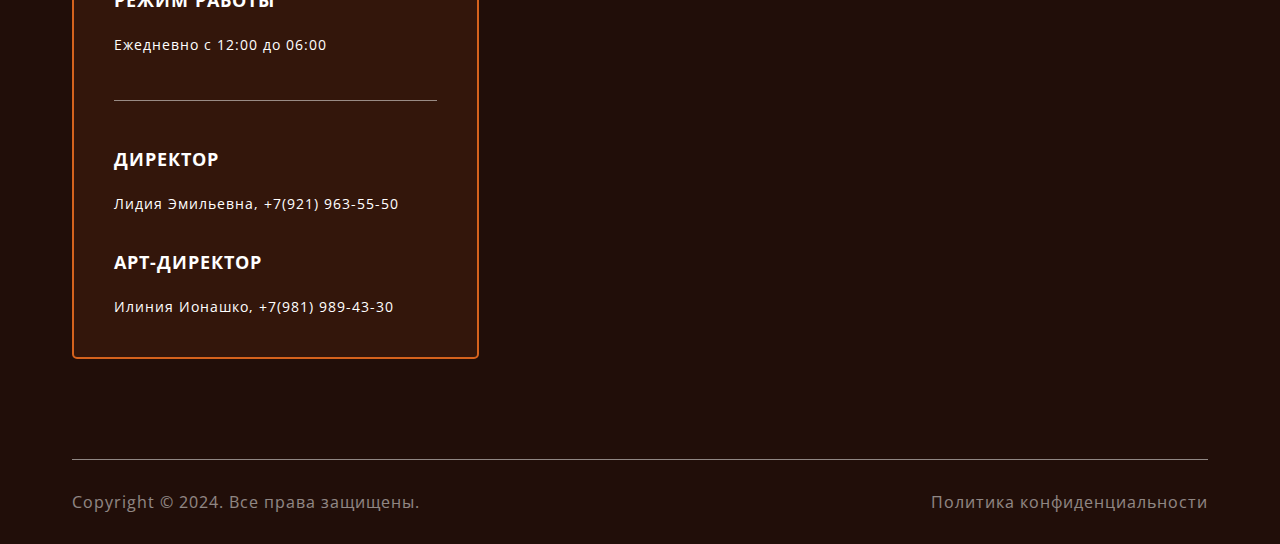
<file: news.html>
<!DOCTYPE html>
<html lang="ru">
<head>
  <meta charset="UTF-8">
  <meta name="viewport" content="width=device-width, initial-scale=1.0">
  <title>Manhattan/News</title>
  <link rel="stylesheet" href="./css/index.min.css">
  <script defer src="./scripts/burger-modal.js"></script>
</head>
<body>
  <div class="body__wrapper">
    <header class="header">
      <div class="container header__container">
        <a href="./index.html" class="header__logo-link">
          <picture>
            <source srcset="./img/header-logo.webp" type="image/webp">
            <img src="./img/header-logo.png" alt="Логотип" loading="lazy" width="158" height="40">
          </picture>
        </a>
        
        <nav class="header__nav">
          <ul class="header__list" id="menu">
            <li class="header__item">
              <a href="./index.html" class="header__item__link">Главная</a>
            </li>
  
            <li class="header__item">
              <a href="./poster.html" class="header__item__link">Афиша</a>
            </li>
  
            <li class="header__item">
              <a href="./events.html" class="header__item__link">Корпоративы</a>
            </li>
  
            <li class="header__item">
              <a href="./gallery.html" class="header__item__link">Галерея</a>
            </li>
  
            <li class="header__item">
              <a href="#" class="header__item__link">Новости</a>
            </li>
          </ul>
        </nav>
  
        <div href="#" class="header__btn-link modal__button1">бронирование</div>
  
        <div class="header__burger" id="burger">
          <span></span><span></span><span></span>
        </div>
      </div>
    </header>
  
    <main>
      <secton class="modal modal1">
        <div class="modal__main">
          <h2 class="modal__title">Бронирование столика</h2>

          <p>Бронируйте столик онлайн и получите бокал вина «Шато Тамань» из авторской коллекции бесплатно</p>

          <form class="modal__form" action="https://jsonplaceholder.typicode.com/posts" method="POST">
            <fieldset>
              <input type="date" class="modal__data" required>

              <input type="time" class="modal__time" required>

              <label for="name" >
                <input type="text" id="name" placeholder="Имя" required>
              </label>

              <label for="tel">
                <input type="tel" id="tel" placeholder="Телефон" required>
              </label>
            </fieldset>

            <button class="submit" type="submit">Отправить</button>
          </form>

          <button class="modal__close">&#10006</button>
        </div>
      </secton>

      <section class="news">
        <div class="container">
          <div class="news__subtitle">Top “Manhattan” news</div>
    
          <h2 class="news__title">Новости</h2>
    
          <div class="news__wrapper">
            <div class="news__title-2">Отличные новости из нашего бара! Мы рады поделиться с вами последними событиями и обновлениями:</div>
    
            <ol class="news__list">
              <li class="news__item">
                Расширение меню: Мы постоянно работаем над тем, чтобы предложить вам больше вариантов для вашего удовольствия. Теперь наше меню пополнилось новыми коктейлями и закусками, приготовленными нашими талантливыми барменами и поварами.
              </li>
    
              <li class="news__item">
                Особые мероприятия: Мы готовимся к проведению ряда захватывающих мероприятий в ближайшем будущем. От тематических вечеров до специальных гастрономических событий - у нас будет что-то интересное для каждого.
              </li>
    
              <li class="news__item">
                Обновленная атмосфера: Мы обновили интерьер и атмосферу нашего бара, чтобы создать еще более уютное и привлекательное пространство для наших гостей. Приходите и оцените обновления!
              </li>
    
              <li class="news__item">
                Новые акции: Мы запустили ряд новых акций, чтобы сделать ваше время в нашем баре еще более приятным и выгодным. Ознакомьтесь с нашими специальными предложениями и наслаждайтесь преимуществами!
              </li>
            </ol>
    
            <p>Следите за нашими обновлениями в социальных сетях и на нашем сайте, чтобы быть в курсе всех новостей и событий. Благодарим вас за вашу поддержку.</p>
          </div>
        </div>
      </section>

      <section class="contacts">
        <div class="container">
          <div class="contacts__subtitle">Top “Manhattan” place</div>

          <h2 class="contacts__title">контакты</h2>

          <div class="contacts__flex">
            <div class="contacts__data">
              <div class="contacts__data__block">
                <div class="contacts__data__title">Адрес</div>

                <div class="contacts__data__text">Набережная реки Фонтанки, 90 (вход в арке с белыми колоннами)</div>

                <div class="contacts__data__title">Телефон</div>

                <div class="contacts__data__text">
                  <a href="tel:+7 812 713-1945">+7 (812) 713-1945</a>
                </div>

                <div class="contacts__data__title">Режим работы</div>

                <div class="contacts__data__text">Ежедневно с 12:00 до 06:00</div>
              </div>

              <div class="contacts__data__block">
                <div class="contacts__data__title">Директор</div>

                <div class="contacts__data__text">Лидия Эмильевна, +7(921) 963-55-50</div>

                <div class="contacts__data__title">Арт-директор</div>

                <div class="contacts__data__text">Илиния Ионашко, +7(981) 989-43-30</div>
              </div>
            </div>

            <iframe src="https://www.google.com/maps/embed?pb=!1m18!1m12!1m3!1d1999.399223329974!2d30.32695087687793!3d59.92551746315705!2m3!1f0!2f0!3f0!3m2!1i1024!2i768!4f13.1!3m3!1m2!1s0x469631aa6fc2c20d%3A0xd65433063d727a5a!2z0L3QsNCx0LXRgNC10LbQvdCw0Y8g0YDQtdC60Lgg0KTQvtC90YLQsNC90LrQuCwgOTDQujEsINCh0LDQvdC60YIt0J_QtdGC0LXRgNCx0YPRgNCzLCAxOTExODA!5e0!3m2!1sru!2sru!4v1713964389177!5m2!1sru!2sru" width="600" height="" style="border:0;" allowfullscreen="" loading="lazy" referrerpolicy="no-referrer-when-downgrade"></iframe>
          </div>
        </div>
      </section>
    </main>

    <footer class="footer">
      <div class="container footer__container">
        <div class="footer__wrapper">
          <div class="footer__text">Copyright © 2024. Все права защищены.</div>

          <div class="footer__text">Политика конфиденциальности</div>
        </div>
      </div>
    </footer>
  </div>
</body>
</html>
</file>
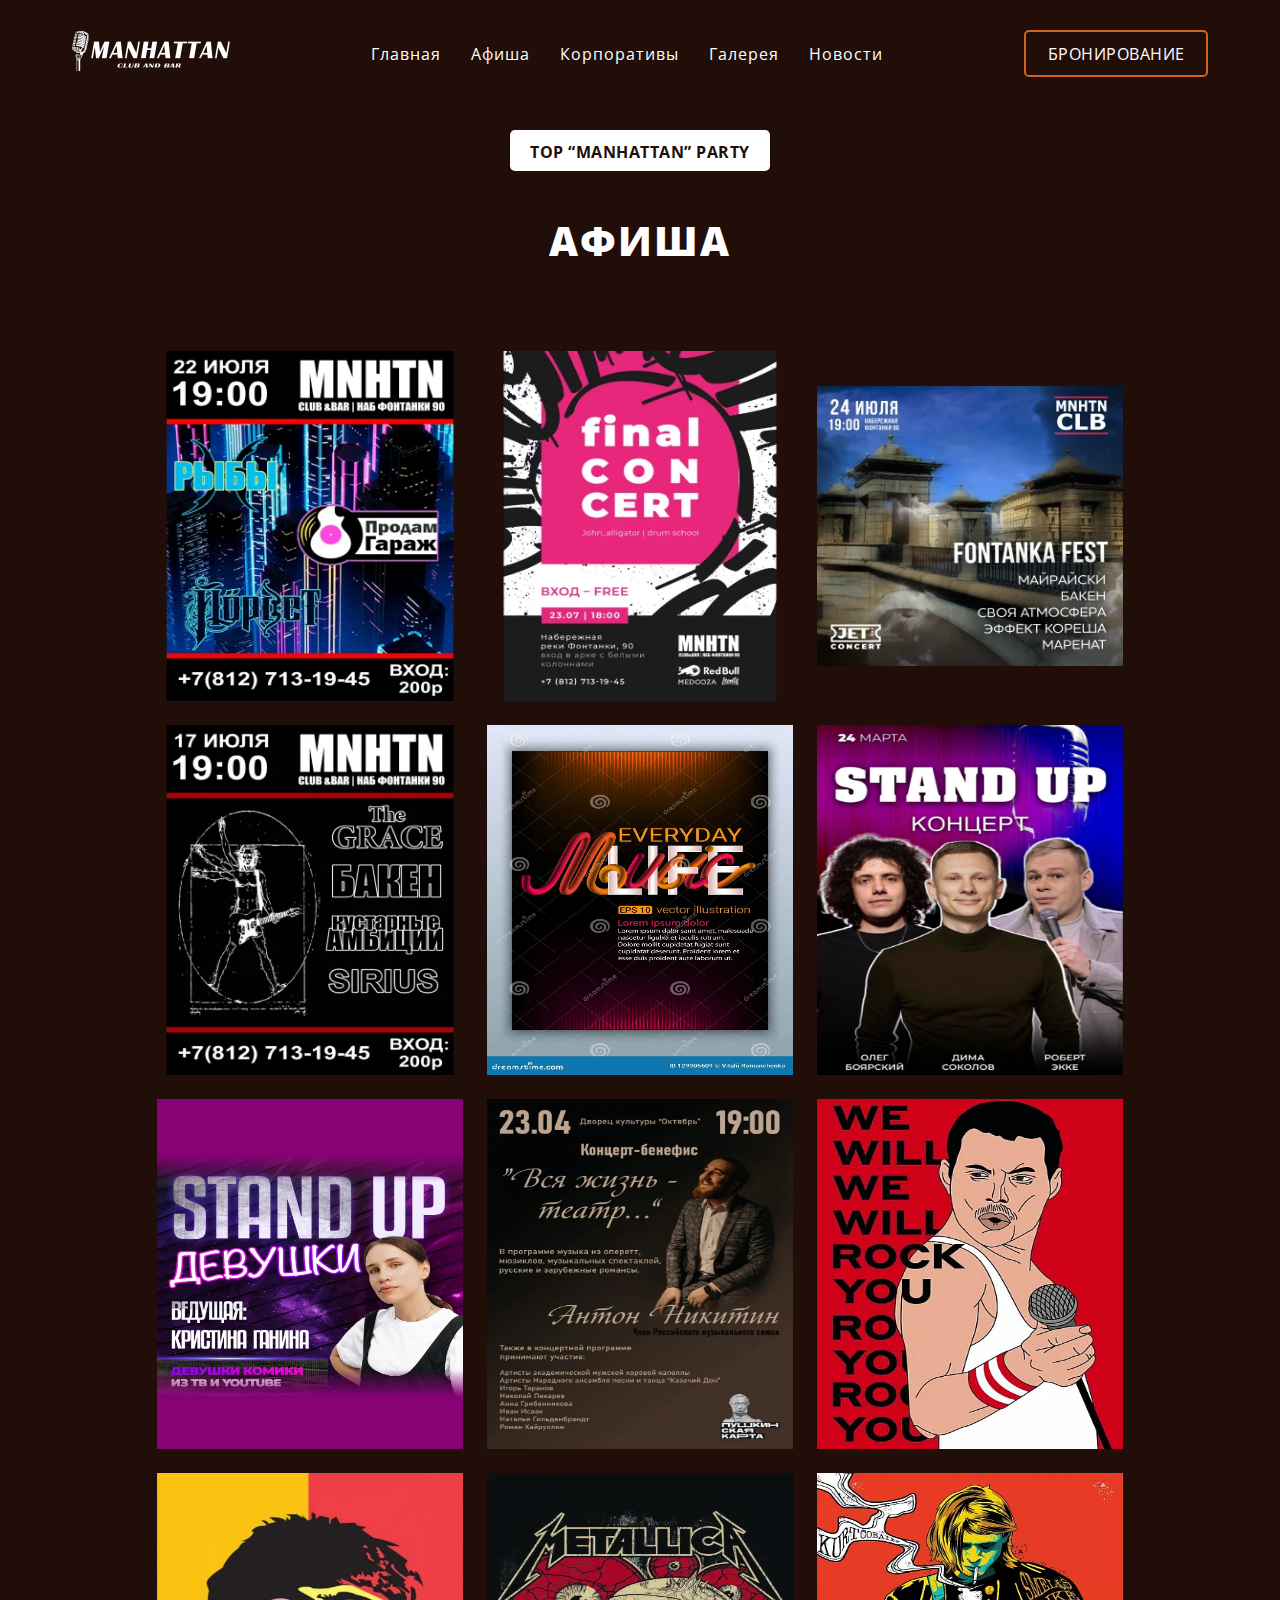
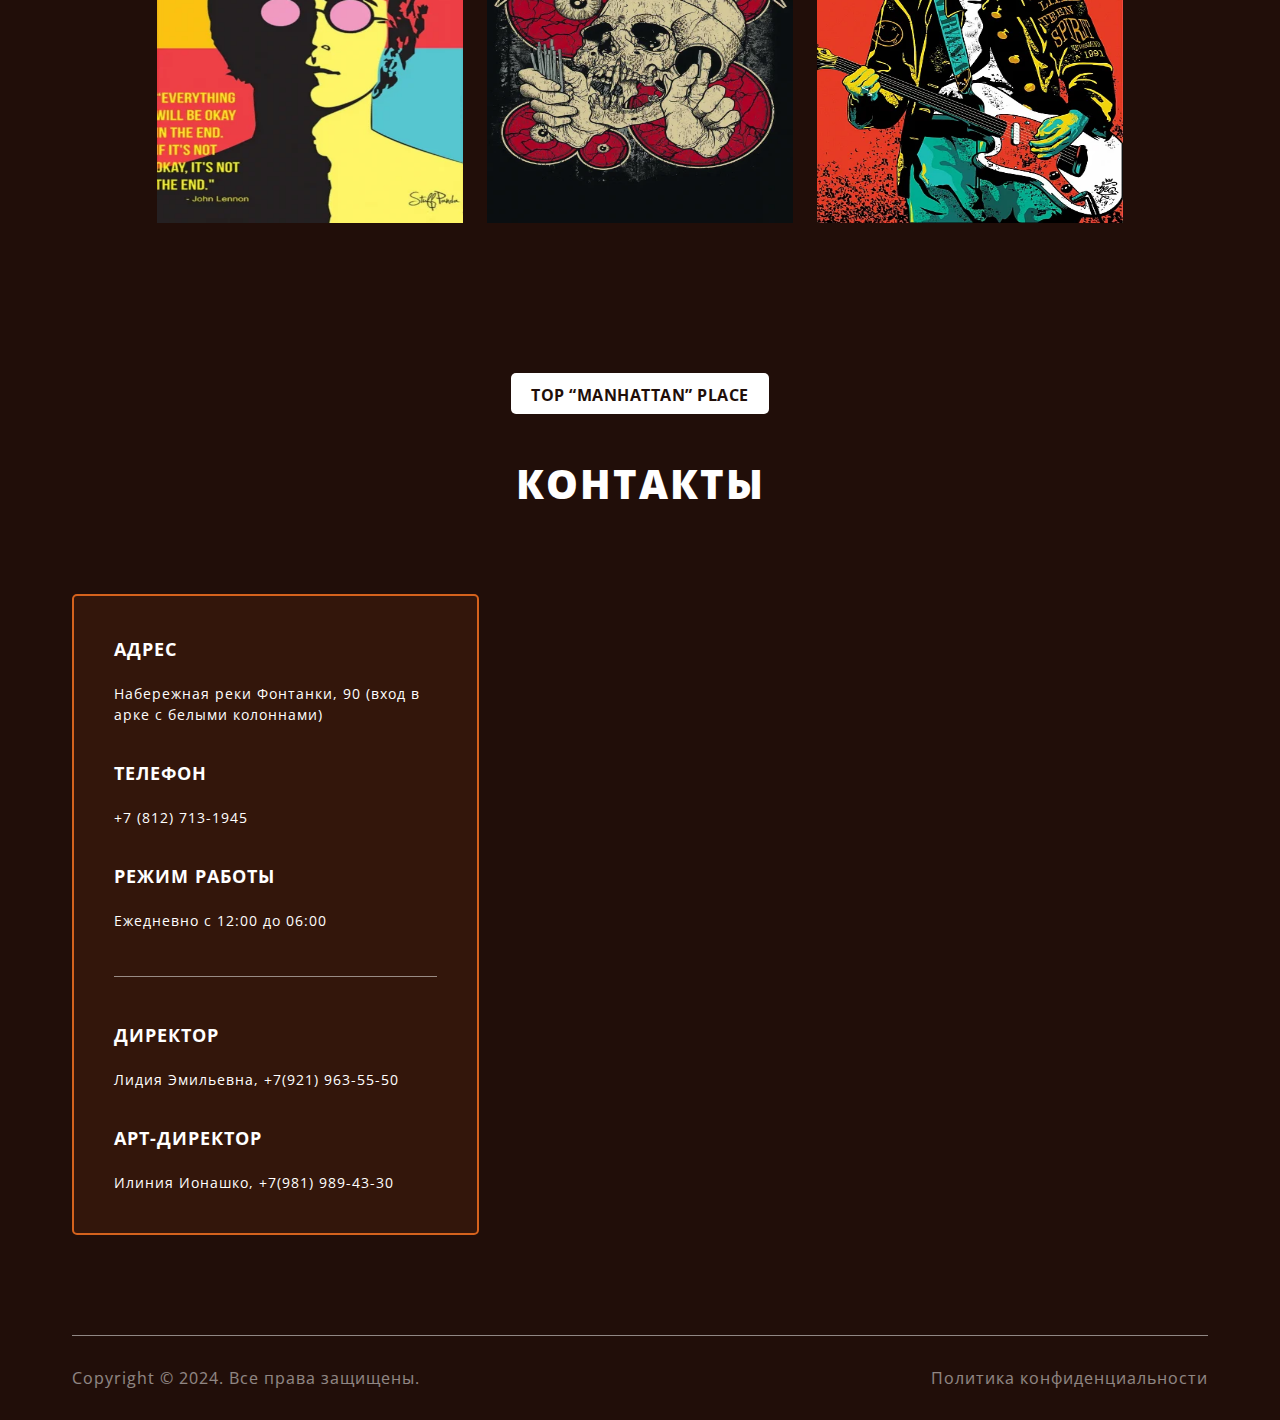
<file: poster.html>
<!DOCTYPE html>
<html lang="ru">
<head>
  <meta charset="UTF-8">
  <meta name="viewport" content="width=device-width, initial-scale=1.0">
  <title>Manhattan/Poster</title>
  <link rel="stylesheet" href="./css/index.min.css">
  <script defer src="./scripts/burger-modal.js"></script>
</head>
<body>
  <div class="body__wrapper">
    <header class="header">
      <div class="container header__container">
        <a href="./index.html" class="header__logo-link">
          <picture>
            <source srcset="./img/header-logo.webp" type="image/webp">
            <img src="./img/header-logo.png" alt="Логотип" loading="lazy" width="158" height="40">
          </picture>
        </a>
        
        <nav class="header__nav">
          <ul class="header__list" id="menu">
            <li class="header__item">
              <a href="./index.html" class="header__item__link">Главная</a>
            </li>
  
            <li class="header__item">
              <a href="#" class="header__item__link">Афиша</a>
            </li>
  
            <li class="header__item">
              <a href="./events.html" class="header__item__link">Корпоративы</a>
            </li>
  
            <li class="header__item">
              <a href="./gallery.html" class="header__item__link">Галерея</a>
            </li>
  
            <li class="header__item">
              <a href="./news.html" class="header__item__link">Новости</a>
            </li>
          </ul>
        </nav>
  
        <a href="#" class="header__btn-link modal__button1">бронирование</a>
  
        <div class="header__burger" id="burger">
          <span></span><span></span><span></span>
        </div>
      </div>
    </header>
  
    <main>
      <secton class="modal modal1">
        <div class="modal__main">
          <h2 class="modal__title">Бронирование столика</h2>

          <p>Бронируйте столик онлайн и получите бокал вина «Шато Тамань» из авторской коллекции бесплатно</p>

          <form class="modal__form" action="https://jsonplaceholder.typicode.com/posts" method="POST">
            <fieldset>
              <input type="date" class="modal__data" required>

              <input type="time" class="modal__time" required>

              <label for="name" >
                <input type="text" id="name" placeholder="Имя" required>
              </label>

              <label for="tel">
                <input type="tel" id="tel" placeholder="Телефон" required>
              </label>
            </fieldset>

            <button class="submit" type="submit">Отправить</button>
          </form>

          <button class="modal__close">&#10006</button>
        </div>
      </secton>

      <section class="poster">
        <div class="container">
          <div class="poster__subtitle">Top “Manhattan” party</div>
  
          <h2 class="poster__title">Афиша</h2>
  
          <ul class="poster__list">
            <li class="poster__item">
              <picture>
                <source srcset="./img/hero-tab-1.webp" type="image/webp">
                <img src="./img/hero-tab-1.png" alt="Постер концерта" loading="lazy" width="306" height="350">
              </picture>
  
              <div class="poster__item__data">
                <div class="poster__item__data__time">17.07.2024 - 19:00</div>
  
                <div class="poster__item__data__text">Рок в Манхэттене</div>
  
                <div class="poster__item__data__price">200 ₽</div>
              </div>
            </li>
  
            <li class="poster__item">
              <picture>
                <source srcset="./img/hero-tab-2.webp" type="image/webp">
                <img src="./img/hero-tab-2.png" alt="Постер концерта" loading="lazy" width="306" height="350">
              </picture>
  
              <div class="poster__item__data">
                <div class="poster__item__data__time">12.07.2024 - 20:00</div>
  
                <div class="poster__item__data__text">Манхэттен рулит</div>
  
                <div class="poster__item__data__price">Free</div>
              </div>
            </li>
  
            <li class="poster__item">
              <picture>
                <source srcset="./img/hero-tab-3.webp" type="image/webp">
                <img src="./img/hero-tab-3.png" alt="Постер концерта" loading="lazy" width="306" height="350">
              </picture>
  
              <div class="poster__item__data">
                <div class="poster__item__data__time">15.06.2024 - 19:30</div>
  
                <div class="poster__item__data__text">Фестиваль</div>
  
                <div class="poster__item__data__price">550 ₽</div>
              </div>
            </li>
  
            <li class="poster__item">
              <picture>
                <source srcset="./img/hero-tab-4.webp" type="image/webp">
                <img src="./img/hero-tab-4.png" alt="Постер концерта" loading="lazy" width="306" height="350">
              </picture>
  
              <div class="poster__item__data">
                <div class="poster__item__data__time">25.06.2024 - 21:00</div>
  
                <div class="poster__item__data__text">Манхэттенские перчики</div>
  
                <div class="poster__item__data__price">450 ₽</div>
              </div>
            </li>
  
            <li class="poster__item">
              <picture>
                <source srcset="./img/hero-tab-5.webp" type="image/webp">
                <img src="./img/hero-tab-5.png" alt="Постер концерта" loading="lazy" width="306" height="350">
              </picture>
  
              <div class="poster__item__data">
                <div class="poster__item__data__time">22.06.2024 - 21:30</div>
  
                <div class="poster__item__data__text">Адский рок</div>
  
                <div class="poster__item__data__price">600 ₽</div>
              </div>
            </li>
  
            <li class="poster__item">
              <picture>
                <source srcset="./img/hero-tab-6.webp" type="image/webp">
                <img src="./img/hero-tab-6.png" alt="Постер концерта" loading="lazy" width="306" height="350">
              </picture>
  
              <div class="poster__item__data">
                <div class="poster__item__data__time">14.07.2024 - 20:00</div>
  
                <div class="poster__item__data__text">Музыкальный бульон</div>
  
                <div class="poster__item__data__price">430 ₽</div>
              </div>
            </li>
  
            <li class="poster__item">
              <picture>
                <source srcset="./img/hero-tab-7.webp" type="image/webp">
                <img src="./img/hero-tab-7.png" alt="Постер концерта" loading="lazy" width="306" height="350">
              </picture>
  
              <div class="poster__item__data">
                <div class="poster__item__data__time">25.05.2024 - 21:00</div>
  
                <div class="poster__item__data__text">Стендапница</div>
  
                <div class="poster__item__data__price">520 ₽</div>
              </div>
            </li>
  
            <li class="poster__item">
              <picture>
                <source srcset="./img/hero-tab-8.webp" type="image/webp">
                <img src="./img/hero-tab-8.png" alt="Постер концерта" loading="lazy" width="306" height="350">
              </picture>
  
              <div class="poster__item__data">
                <div class="poster__item__data__time">05.06.2024 - 20:00</div>
  
                <div class="poster__item__data__text">Голос Урала</div>
  
                <div class="poster__item__data__price">700 ₽</div>
              </div>
            </li>
  
            <li class="poster__item">
              <picture>
                <source srcset="./img/hero-tab-9.webp" type="image/webp">
                <img src="./img/hero-tab-9.jpg" alt="Постер концерта" loading="lazy" width="306" height="350">
              </picture>
  
              <div class="poster__item__data">
                <div class="poster__item__data__time">05.08.2024 - 20:00</div>
  
                <div class="poster__item__data__text">Комичный комик</div>
  
                <div class="poster__item__data__price">600 ₽</div>
              </div>
            </li>
  
            <li class="poster__item">
              <picture>
                <source srcset="./img/hero-tab-10.webp" type="image/webp">
                <img src="./img/hero-tab-10.jpg" alt="Постер концерта" loading="lazy" width="306" height="350">
              </picture>
  
              <div class="poster__item__data">
                <div class="poster__item__data__time">029.07.2024 - 19:30</div>
  
                <div class="poster__item__data__text">Человек в очках</div>
  
                <div class="poster__item__data__price">650 ₽</div>
              </div>
            </li>
  
            <li class="poster__item">
              <picture>
                <source srcset="./img/hero-tab-11.webp" type="image/webp">
                <img src="./img/hero-tab-1.png" alt="Постер концерта" loading="lazy" width="306" height="350">
              </picture>
  
              <div class="poster__item__data">
                <div class="poster__item__data__time">05.06.2024 - 20:00</div>
  
                <div class="poster__item__data__text">Металл ёпта</div>
  
                <div class="poster__item__data__price">700 ₽</div>
              </div>
            </li>
  
            <li class="poster__item">
              <picture>
                <source srcset="./img/hero-tab-12.webp" type="image/webp">
                <img src="./img/hero-tab-12.jpg" alt="Постер концерта" loading="lazy" width="306" height="350">
              </picture>
  
              <div class="poster__item__data">
                <div class="poster__item__data__time">19.06.2024 - 20:00</div>
  
                <div class="poster__item__data__text">Секрет гитары</div>
  
                <div class="poster__item__data__price">440 ₽</div>
              </div>
            </li>
          </ul>
        </div>
      </section>

      <section class="contacts">
        <div class="container">
          <div class="contacts__subtitle">Top “Manhattan” place</div>

          <h2 class="contacts__title">контакты</h2>

          <div class="contacts__flex">
            <div class="contacts__data">
              <div class="contacts__data__block">
                <div class="contacts__data__title">Адрес</div>

                <div class="contacts__data__text">Набережная реки Фонтанки, 90 (вход в арке с белыми колоннами)</div>

                <div class="contacts__data__title">Телефон</div>

                <div class="contacts__data__text">
                  <a href="tel:+7 812 713-1945">+7 (812) 713-1945</a>
                </div>

                <div class="contacts__data__title">Режим работы</div>

                <div class="contacts__data__text">Ежедневно с 12:00 до 06:00</div>
              </div>

              <div class="contacts__data__block">
                <div class="contacts__data__title">Директор</div>

                <div class="contacts__data__text">Лидия Эмильевна, +7(921) 963-55-50</div>

                <div class="contacts__data__title">Арт-директор</div>

                <div class="contacts__data__text">Илиния Ионашко, +7(981) 989-43-30</div>
              </div>
            </div>

            <iframe src="https://www.google.com/maps/embed?pb=!1m18!1m12!1m3!1d1999.399223329974!2d30.32695087687793!3d59.92551746315705!2m3!1f0!2f0!3f0!3m2!1i1024!2i768!4f13.1!3m3!1m2!1s0x469631aa6fc2c20d%3A0xd65433063d727a5a!2z0L3QsNCx0LXRgNC10LbQvdCw0Y8g0YDQtdC60Lgg0KTQvtC90YLQsNC90LrQuCwgOTDQujEsINCh0LDQvdC60YIt0J_QtdGC0LXRgNCx0YPRgNCzLCAxOTExODA!5e0!3m2!1sru!2sru!4v1713964389177!5m2!1sru!2sru" width="600" height="" style="border:0;" allowfullscreen="" loading="lazy" referrerpolicy="no-referrer-when-downgrade"></iframe>
          </div>
        </div>
      </section>
    </main>

    <footer class="footer">
      <div class="container footer__container">
        <div class="footer__wrapper">
          <div class="footer__text">Copyright © 2024. Все права защищены.</div>

          <div class="footer__text">Политика конфиденциальности</div>
        </div>
      </div>
    </footer>
  </div>
  
</body>
</html>
</file>
<file: css/index.min.css>
/*! normalize.css v8.0.1 | MIT License | github.com/necolas/normalize.css */@import"https://fonts.googleapis.com/css2?family=Open+Sans:ital,wght@0,300..800;1,300..800&display=swap";html{line-height:1.15;-webkit-text-size-adjust:100%}body{margin:0}main{display:block}h1{font-size:2em;margin:.67em 0}hr{box-sizing:content-box;height:0;overflow:visible}pre{font-family:monospace,monospace;font-size:1em}a{background-color:rgba(0,0,0,0)}abbr[title]{border-bottom:none;text-decoration:underline;text-decoration:underline dotted}b,strong{font-weight:bolder}code,kbd,samp{font-family:monospace,monospace;font-size:1em}small{font-size:80%}sub,sup{font-size:75%;line-height:0;position:relative;vertical-align:baseline}sub{bottom:-0.25em}sup{top:-0.5em}img{border-style:none}button,input,optgroup,select,textarea{font-family:inherit;font-size:100%;line-height:1.15;margin:0}button,input{overflow:visible}button,select{text-transform:none}button,[type=button],[type=reset],[type=submit]{-webkit-appearance:button}button::-moz-focus-inner,[type=button]::-moz-focus-inner,[type=reset]::-moz-focus-inner,[type=submit]::-moz-focus-inner{border-style:none;padding:0}button:-moz-focusring,[type=button]:-moz-focusring,[type=reset]:-moz-focusring,[type=submit]:-moz-focusring{outline:1px dotted ButtonText}fieldset{padding:.35em .75em .625em}legend{box-sizing:border-box;color:inherit;display:table;max-width:100%;padding:0;white-space:normal}progress{vertical-align:baseline}textarea{overflow:auto}[type=checkbox],[type=radio]{box-sizing:border-box;padding:0}[type=number]::-webkit-inner-spin-button,[type=number]::-webkit-outer-spin-button{height:auto}[type=search]{-webkit-appearance:textfield;outline-offset:-2px}[type=search]::-webkit-search-decoration{-webkit-appearance:none}::-webkit-file-upload-button{-webkit-appearance:button;font:inherit}details{display:block}summary{display:list-item}template{display:none}[hidden]{display:none}@font-face{font-family:swiper-icons;src:url("data:application/font-woff;charset=utf-8;base64, [base64]//wADZ2x5ZgAAAywAAADMAAAD2MHtryVoZWFkAAABbAAAADAAAAA2E2+eoWhoZWEAAAGcAAAAHwAAACQC9gDzaG10eAAAAigAAAAZAAAArgJkABFsb2NhAAAC0AAAAFoAAABaFQAUGG1heHAAAAG8AAAAHwAAACAAcABAbmFtZQAAA/gAAAE5AAACXvFdBwlwb3N0AAAFNAAAAGIAAACE5s74hXjaY2BkYGAAYpf5Hu/j+W2+MnAzMYDAzaX6QjD6/4//Bxj5GA8AuRwMYGkAPywL13jaY2BkYGA88P8Agx4j+/8fQDYfA1AEBWgDAIB2BOoAeNpjYGRgYNBh4GdgYgABEMnIABJzYNADCQAACWgAsQB42mNgYfzCOIGBlYGB0YcxjYGBwR1Kf2WQZGhhYGBiYGVmgAFGBiQQkOaawtDAoMBQxXjg/wEGPcYDDA4wNUA2CCgwsAAAO4EL6gAAeNpj2M0gyAACqxgGNWBkZ2D4/wMA+xkDdgAAAHjaY2BgYGaAYBkGRgYQiAHyGMF8FgYHIM3DwMHABGQrMOgyWDLEM1T9/w8UBfEMgLzE////P/5//f/V/xv+r4eaAAeMbAxwIUYmIMHEgKYAYjUcsDAwsLKxc3BycfPw8jEQA/[base64]/uznmfPFBNODM2K7MTQ45YEAZqGP81AmGGcF3iPqOop0r1SPTaTbVkfUe4HXj97wYE+yNwWYxwWu4v1ugWHgo3S1XdZEVqWM7ET0cfnLGxWfkgR42o2PvWrDMBSFj/IHLaF0zKjRgdiVMwScNRAoWUoH78Y2icB/yIY09An6AH2Bdu/UB+yxopYshQiEvnvu0dURgDt8QeC8PDw7Fpji3fEA4z/PEJ6YOB5hKh4dj3EvXhxPqH/SKUY3rJ7srZ4FZnh1PMAtPhwP6fl2PMJMPDgeQ4rY8YT6Gzao0eAEA409DuggmTnFnOcSCiEiLMgxCiTI6Cq5DZUd3Qmp10vO0LaLTd2cjN4fOumlc7lUYbSQcZFkutRG7g6JKZKy0RmdLY680CDnEJ+UMkpFFe1RN7nxdVpXrC4aTtnaurOnYercZg2YVmLN/d/gczfEimrE/fs/bOuq29Zmn8tloORaXgZgGa78yO9/cnXm2BpaGvq25Dv9S4E9+5SIc9PqupJKhYFSSl47+Qcr1mYNAAAAeNptw0cKwkAAAMDZJA8Q7OUJvkLsPfZ6zFVERPy8qHh2YER+3i/BP83vIBLLySsoKimrqKqpa2hp6+jq6RsYGhmbmJqZSy0sraxtbO3sHRydnEMU4uR6yx7JJXveP7WrDycAAAAAAAH//wACeNpjYGRgYOABYhkgZgJCZgZNBkYGLQZtIJsFLMYAAAw3ALgAeNolizEKgDAQBCchRbC2sFER0YD6qVQiBCv/H9ezGI6Z5XBAw8CBK/m5iQQVauVbXLnOrMZv2oLdKFa8Pjuru2hJzGabmOSLzNMzvutpB3N42mNgZGBg4GKQYzBhYMxJLMlj4GBgAYow/P/PAJJhLM6sSoWKfWCAAwDAjgbRAAB42mNgYGBkAIIbCZo5IPrmUn0hGA0AO8EFTQAA");font-weight:400;font-style:normal}:root{--swiper-theme-color:#007aff}:host{position:relative;display:block;margin-left:auto;margin-right:auto;z-index:1}.swiper{margin-left:auto;margin-right:auto;position:relative;overflow:hidden;list-style:none;padding:0;z-index:1;display:block}.swiper-vertical>.swiper-wrapper{flex-direction:column}.swiper-wrapper{position:relative;width:100%;height:100%;z-index:1;display:flex;transition-property:transform;transition-timing-function:var(--swiper-wrapper-transition-timing-function, initial);box-sizing:content-box}.swiper-android .swiper-slide,.swiper-ios .swiper-slide,.swiper-wrapper{transform:translate3d(0px, 0, 0)}.swiper-horizontal{touch-action:pan-y}.swiper-vertical{touch-action:pan-x}.swiper-slide{flex-shrink:0;width:100%;height:100%;position:relative;transition-property:transform;display:block}.swiper-slide-invisible-blank{visibility:hidden}.swiper-autoheight,.swiper-autoheight .swiper-slide{height:auto}.swiper-autoheight .swiper-wrapper{align-items:flex-start;transition-property:transform,height}.swiper-backface-hidden .swiper-slide{transform:translateZ(0);-webkit-backface-visibility:hidden;backface-visibility:hidden}.swiper-3d.swiper-css-mode .swiper-wrapper{perspective:1200px}.swiper-3d .swiper-wrapper{transform-style:preserve-3d}.swiper-3d{perspective:1200px}.swiper-3d .swiper-cube-shadow,.swiper-3d .swiper-slide{transform-style:preserve-3d}.swiper-css-mode>.swiper-wrapper{overflow:auto;scrollbar-width:none;-ms-overflow-style:none}.swiper-css-mode>.swiper-wrapper::-webkit-scrollbar{display:none}.swiper-css-mode>.swiper-wrapper>.swiper-slide{scroll-snap-align:start start}.swiper-css-mode.swiper-horizontal>.swiper-wrapper{scroll-snap-type:x mandatory}.swiper-css-mode.swiper-vertical>.swiper-wrapper{scroll-snap-type:y mandatory}.swiper-css-mode.swiper-free-mode>.swiper-wrapper{scroll-snap-type:none}.swiper-css-mode.swiper-free-mode>.swiper-wrapper>.swiper-slide{scroll-snap-align:none}.swiper-css-mode.swiper-centered>.swiper-wrapper::before{content:"";flex-shrink:0;order:9999}.swiper-css-mode.swiper-centered>.swiper-wrapper>.swiper-slide{scroll-snap-align:center center;scroll-snap-stop:always}.swiper-css-mode.swiper-centered.swiper-horizontal>.swiper-wrapper>.swiper-slide:first-child{margin-inline-start:var(--swiper-centered-offset-before)}.swiper-css-mode.swiper-centered.swiper-horizontal>.swiper-wrapper::before{height:100%;min-height:1px;width:var(--swiper-centered-offset-after)}.swiper-css-mode.swiper-centered.swiper-vertical>.swiper-wrapper>.swiper-slide:first-child{margin-block-start:var(--swiper-centered-offset-before)}.swiper-css-mode.swiper-centered.swiper-vertical>.swiper-wrapper::before{width:100%;min-width:1px;height:var(--swiper-centered-offset-after)}.swiper-3d .swiper-slide-shadow,.swiper-3d .swiper-slide-shadow-bottom,.swiper-3d .swiper-slide-shadow-left,.swiper-3d .swiper-slide-shadow-right,.swiper-3d .swiper-slide-shadow-top{position:absolute;left:0;top:0;width:100%;height:100%;pointer-events:none;z-index:10}.swiper-3d .swiper-slide-shadow{background:rgba(0,0,0,.15)}.swiper-3d .swiper-slide-shadow-left{background-image:linear-gradient(to left, rgba(0, 0, 0, 0.5), rgba(0, 0, 0, 0))}.swiper-3d .swiper-slide-shadow-right{background-image:linear-gradient(to right, rgba(0, 0, 0, 0.5), rgba(0, 0, 0, 0))}.swiper-3d .swiper-slide-shadow-top{background-image:linear-gradient(to top, rgba(0, 0, 0, 0.5), rgba(0, 0, 0, 0))}.swiper-3d .swiper-slide-shadow-bottom{background-image:linear-gradient(to bottom, rgba(0, 0, 0, 0.5), rgba(0, 0, 0, 0))}.swiper-lazy-preloader{width:42px;height:42px;position:absolute;left:50%;top:50%;margin-left:-21px;margin-top:-21px;z-index:10;transform-origin:50%;box-sizing:border-box;border:4px solid var(--swiper-preloader-color, var(--swiper-theme-color));border-radius:50%;border-top-color:rgba(0,0,0,0)}.swiper-watch-progress .swiper-slide-visible .swiper-lazy-preloader,.swiper:not(.swiper-watch-progress) .swiper-lazy-preloader{animation:swiper-preloader-spin 1s infinite linear}.swiper-lazy-preloader-white{--swiper-preloader-color:#fff}.swiper-lazy-preloader-black{--swiper-preloader-color:#000}@keyframes swiper-preloader-spin{0%{transform:rotate(0deg)}100%{transform:rotate(360deg)}}.swiper-virtual .swiper-slide{-webkit-backface-visibility:hidden;transform:translateZ(0)}.swiper-virtual.swiper-css-mode .swiper-wrapper::after{content:"";position:absolute;left:0;top:0;pointer-events:none}.swiper-virtual.swiper-css-mode.swiper-horizontal .swiper-wrapper::after{height:1px;width:var(--swiper-virtual-size)}.swiper-virtual.swiper-css-mode.swiper-vertical .swiper-wrapper::after{width:1px;height:var(--swiper-virtual-size)}:root{--swiper-navigation-size:44px}.swiper-button-next,.swiper-button-prev{position:absolute;top:var(--swiper-navigation-top-offset, 50%);width:calc(var(--swiper-navigation-size)/44*27);height:var(--swiper-navigation-size);margin-top:calc(0px - var(--swiper-navigation-size)/2);z-index:10;cursor:pointer;display:flex;align-items:center;justify-content:center;color:var(--swiper-navigation-color, var(--swiper-theme-color))}.swiper-button-next.swiper-button-disabled,.swiper-button-prev.swiper-button-disabled{opacity:.35;cursor:auto;pointer-events:none}.swiper-button-next.swiper-button-hidden,.swiper-button-prev.swiper-button-hidden{opacity:0;cursor:auto;pointer-events:none}.swiper-navigation-disabled .swiper-button-next,.swiper-navigation-disabled .swiper-button-prev{display:none !important}.swiper-button-next svg,.swiper-button-prev svg{width:100%;height:100%;object-fit:contain;transform-origin:center}.swiper-rtl .swiper-button-next svg,.swiper-rtl .swiper-button-prev svg{transform:rotate(180deg)}.swiper-button-prev,.swiper-rtl .swiper-button-next{left:var(--swiper-navigation-sides-offset, 10px);right:auto}.swiper-button-next,.swiper-rtl .swiper-button-prev{right:var(--swiper-navigation-sides-offset, 10px);left:auto}.swiper-button-lock{display:none}.swiper-button-next:after,.swiper-button-prev:after{font-family:swiper-icons;font-size:var(--swiper-navigation-size);text-transform:none !important;letter-spacing:0;font-variant:initial;line-height:1}.swiper-button-prev:after,.swiper-rtl .swiper-button-next:after{content:"prev"}.swiper-button-next,.swiper-rtl .swiper-button-prev{right:var(--swiper-navigation-sides-offset, 10px);left:auto}.swiper-button-next:after,.swiper-rtl .swiper-button-prev:after{content:"next"}.swiper-pagination{position:absolute;text-align:center;transition:.3s opacity;transform:translate3d(0, 0, 0);z-index:10}.swiper-pagination.swiper-pagination-hidden{opacity:0}.swiper-pagination-disabled>.swiper-pagination,.swiper-pagination.swiper-pagination-disabled{display:none !important}.swiper-horizontal>.swiper-pagination-bullets,.swiper-pagination-bullets.swiper-pagination-horizontal,.swiper-pagination-custom,.swiper-pagination-fraction{bottom:var(--swiper-pagination-bottom, 8px);top:var(--swiper-pagination-top, auto);left:0;width:100%}.swiper-pagination-bullets-dynamic{overflow:hidden;font-size:0}.swiper-pagination-bullets-dynamic .swiper-pagination-bullet{transform:scale(0.33);position:relative}.swiper-pagination-bullets-dynamic .swiper-pagination-bullet-active{transform:scale(1)}.swiper-pagination-bullets-dynamic .swiper-pagination-bullet-active-main{transform:scale(1)}.swiper-pagination-bullets-dynamic .swiper-pagination-bullet-active-prev{transform:scale(0.66)}.swiper-pagination-bullets-dynamic .swiper-pagination-bullet-active-prev-prev{transform:scale(0.33)}.swiper-pagination-bullets-dynamic .swiper-pagination-bullet-active-next{transform:scale(0.66)}.swiper-pagination-bullets-dynamic .swiper-pagination-bullet-active-next-next{transform:scale(0.33)}.swiper-pagination-bullet{width:var(--swiper-pagination-bullet-width, var(--swiper-pagination-bullet-size, 8px));height:var(--swiper-pagination-bullet-height, var(--swiper-pagination-bullet-size, 8px));display:inline-block;border-radius:var(--swiper-pagination-bullet-border-radius, 50%);background:var(--swiper-pagination-bullet-inactive-color, #000);opacity:var(--swiper-pagination-bullet-inactive-opacity, 0.2)}button.swiper-pagination-bullet{border:none;margin:0;padding:0;box-shadow:none;-webkit-appearance:none;appearance:none}.swiper-pagination-clickable .swiper-pagination-bullet{cursor:pointer}.swiper-pagination-bullet:only-child{display:none !important}.swiper-pagination-bullet-active{opacity:var(--swiper-pagination-bullet-opacity, 1);background:var(--swiper-pagination-color, var(--swiper-theme-color))}.swiper-pagination-vertical.swiper-pagination-bullets,.swiper-vertical>.swiper-pagination-bullets{right:var(--swiper-pagination-right, 8px);left:var(--swiper-pagination-left, auto);top:50%;transform:translate3d(0px, -50%, 0)}.swiper-pagination-vertical.swiper-pagination-bullets .swiper-pagination-bullet,.swiper-vertical>.swiper-pagination-bullets .swiper-pagination-bullet{margin:var(--swiper-pagination-bullet-vertical-gap, 6px) 0;display:block}.swiper-pagination-vertical.swiper-pagination-bullets.swiper-pagination-bullets-dynamic,.swiper-vertical>.swiper-pagination-bullets.swiper-pagination-bullets-dynamic{top:50%;transform:translateY(-50%);width:8px}.swiper-pagination-vertical.swiper-pagination-bullets.swiper-pagination-bullets-dynamic .swiper-pagination-bullet,.swiper-vertical>.swiper-pagination-bullets.swiper-pagination-bullets-dynamic .swiper-pagination-bullet{display:inline-block;transition:.2s transform,.2s top}.swiper-horizontal>.swiper-pagination-bullets .swiper-pagination-bullet,.swiper-pagination-horizontal.swiper-pagination-bullets .swiper-pagination-bullet{margin:0 var(--swiper-pagination-bullet-horizontal-gap, 4px)}.swiper-horizontal>.swiper-pagination-bullets.swiper-pagination-bullets-dynamic,.swiper-pagination-horizontal.swiper-pagination-bullets.swiper-pagination-bullets-dynamic{left:50%;transform:translateX(-50%);white-space:nowrap}.swiper-horizontal>.swiper-pagination-bullets.swiper-pagination-bullets-dynamic .swiper-pagination-bullet,.swiper-pagination-horizontal.swiper-pagination-bullets.swiper-pagination-bullets-dynamic .swiper-pagination-bullet{transition:.2s transform,.2s left}.swiper-horizontal.swiper-rtl>.swiper-pagination-bullets-dynamic .swiper-pagination-bullet{transition:.2s transform,.2s right}.swiper-pagination-fraction{color:var(--swiper-pagination-fraction-color, inherit)}.swiper-pagination-progressbar{background:var(--swiper-pagination-progressbar-bg-color, rgba(0, 0, 0, 0.25));position:absolute}.swiper-pagination-progressbar .swiper-pagination-progressbar-fill{background:var(--swiper-pagination-color, var(--swiper-theme-color));position:absolute;left:0;top:0;width:100%;height:100%;transform:scale(0);transform-origin:left top}.swiper-rtl .swiper-pagination-progressbar .swiper-pagination-progressbar-fill{transform-origin:right top}.swiper-horizontal>.swiper-pagination-progressbar,.swiper-pagination-progressbar.swiper-pagination-horizontal,.swiper-pagination-progressbar.swiper-pagination-vertical.swiper-pagination-progressbar-opposite,.swiper-vertical>.swiper-pagination-progressbar.swiper-pagination-progressbar-opposite{width:100%;height:var(--swiper-pagination-progressbar-size, 4px);left:0;top:0}.swiper-horizontal>.swiper-pagination-progressbar.swiper-pagination-progressbar-opposite,.swiper-pagination-progressbar.swiper-pagination-horizontal.swiper-pagination-progressbar-opposite,.swiper-pagination-progressbar.swiper-pagination-vertical,.swiper-vertical>.swiper-pagination-progressbar{width:var(--swiper-pagination-progressbar-size, 4px);height:100%;left:0;top:0}.swiper-pagination-lock{display:none}.swiper-scrollbar{border-radius:var(--swiper-scrollbar-border-radius, 10px);position:relative;touch-action:none;background:var(--swiper-scrollbar-bg-color, rgba(0, 0, 0, 0.1))}.swiper-scrollbar-disabled>.swiper-scrollbar,.swiper-scrollbar.swiper-scrollbar-disabled{display:none !important}.swiper-horizontal>.swiper-scrollbar,.swiper-scrollbar.swiper-scrollbar-horizontal{position:absolute;left:var(--swiper-scrollbar-sides-offset, 1%);bottom:var(--swiper-scrollbar-bottom, 4px);top:var(--swiper-scrollbar-top, auto);z-index:50;height:var(--swiper-scrollbar-size, 4px);width:calc(100% - 2*var(--swiper-scrollbar-sides-offset, 1%))}.swiper-scrollbar.swiper-scrollbar-vertical,.swiper-vertical>.swiper-scrollbar{position:absolute;left:var(--swiper-scrollbar-left, auto);right:var(--swiper-scrollbar-right, 4px);top:var(--swiper-scrollbar-sides-offset, 1%);z-index:50;width:var(--swiper-scrollbar-size, 4px);height:calc(100% - 2*var(--swiper-scrollbar-sides-offset, 1%))}.swiper-scrollbar-drag{height:100%;width:100%;position:relative;background:var(--swiper-scrollbar-drag-bg-color, rgba(0, 0, 0, 0.5));border-radius:var(--swiper-scrollbar-border-radius, 10px);left:0;top:0}.swiper-scrollbar-cursor-drag{cursor:move}.swiper-scrollbar-lock{display:none}.swiper-zoom-container{width:100%;height:100%;display:flex;justify-content:center;align-items:center;text-align:center}.swiper-zoom-container>canvas,.swiper-zoom-container>img,.swiper-zoom-container>svg{max-width:100%;max-height:100%;object-fit:contain}.swiper-slide-zoomed{cursor:move;touch-action:none}.swiper .swiper-notification{position:absolute;left:0;top:0;pointer-events:none;opacity:0;z-index:-1000}.swiper-free-mode>.swiper-wrapper{transition-timing-function:ease-out;margin:0 auto}.swiper-grid>.swiper-wrapper{flex-wrap:wrap}.swiper-grid-column>.swiper-wrapper{flex-wrap:wrap;flex-direction:column}.swiper-fade.swiper-free-mode .swiper-slide{transition-timing-function:ease-out}.swiper-fade .swiper-slide{pointer-events:none;transition-property:opacity}.swiper-fade .swiper-slide .swiper-slide{pointer-events:none}.swiper-fade .swiper-slide-active{pointer-events:auto}.swiper-fade .swiper-slide-active .swiper-slide-active{pointer-events:auto}.swiper-cube{overflow:visible}.swiper-cube .swiper-slide{pointer-events:none;-webkit-backface-visibility:hidden;backface-visibility:hidden;z-index:1;visibility:hidden;transform-origin:0 0;width:100%;height:100%}.swiper-cube .swiper-slide .swiper-slide{pointer-events:none}.swiper-cube.swiper-rtl .swiper-slide{transform-origin:100% 0}.swiper-cube .swiper-slide-active,.swiper-cube .swiper-slide-active .swiper-slide-active{pointer-events:auto}.swiper-cube .swiper-slide-active,.swiper-cube .swiper-slide-next,.swiper-cube .swiper-slide-prev{pointer-events:auto;visibility:visible}.swiper-cube .swiper-cube-shadow{position:absolute;left:0;bottom:0px;width:100%;height:100%;opacity:.6;z-index:0}.swiper-cube .swiper-cube-shadow:before{content:"";background:#000;position:absolute;left:0;top:0;bottom:0;right:0;filter:blur(50px)}.swiper-cube .swiper-slide-next+.swiper-slide{pointer-events:auto;visibility:visible}.swiper-cube .swiper-slide-shadow-cube.swiper-slide-shadow-bottom,.swiper-cube .swiper-slide-shadow-cube.swiper-slide-shadow-left,.swiper-cube .swiper-slide-shadow-cube.swiper-slide-shadow-right,.swiper-cube .swiper-slide-shadow-cube.swiper-slide-shadow-top{z-index:0;-webkit-backface-visibility:hidden;backface-visibility:hidden}.swiper-flip{overflow:visible}.swiper-flip .swiper-slide{pointer-events:none;-webkit-backface-visibility:hidden;backface-visibility:hidden;z-index:1}.swiper-flip .swiper-slide .swiper-slide{pointer-events:none}.swiper-flip .swiper-slide-active,.swiper-flip .swiper-slide-active .swiper-slide-active{pointer-events:auto}.swiper-flip .swiper-slide-shadow-flip.swiper-slide-shadow-bottom,.swiper-flip .swiper-slide-shadow-flip.swiper-slide-shadow-left,.swiper-flip .swiper-slide-shadow-flip.swiper-slide-shadow-right,.swiper-flip .swiper-slide-shadow-flip.swiper-slide-shadow-top{z-index:0;-webkit-backface-visibility:hidden;backface-visibility:hidden}.swiper-creative .swiper-slide{-webkit-backface-visibility:hidden;backface-visibility:hidden;overflow:hidden;transition-property:transform,opacity,height}.swiper-cards{overflow:visible}.swiper-cards .swiper-slide{transform-origin:center bottom;-webkit-backface-visibility:hidden;backface-visibility:hidden;overflow:hidden}html{position:relative;box-sizing:border-box}*,*::before,*::after{box-sizing:inherit}body{min-width:320px;min-height:100vh;font-family:Arial,sans-serif}img,svg{max-width:100%;max-height:100%;height:auto}button{padding:0;cursor:pointer}a{text-decoration:none;color:inherit}ul{list-style:none;padding:0;margin:0}h1,h2,h3,p,figure,fieldset{margin:0}html{scroll-behavior:smooth}body{font-family:"Open Sans",sans-serif;font-size:16px;line-height:24px;font-weight:400;letter-spacing:1px;color:#fff;background-color:#210e09}.body__wrapper{position:relative;overflow:hidden;width:100%}.container{max-width:1440px;padding:0 72px;margin:0 auto}@media(max-width: 1024px){.container{padding:0 50px}}@media(max-width: 768px){.container{padding:0 30px}}@media(max-width: 510px){.container{padding:0 15px}}.modal__button1{cursor:pointer}.modal{position:fixed;inset:0;background-color:rgba(0,0,0,.5);cursor:pointer;padding:20px;overflow-y:auto;display:none;transition:.2s;z-index:50}.modal__main{position:relative;max-width:560px;background-color:#210e09;margin:auto;color:#fff;border-radius:5px;padding:30px;cursor:default}.modal__main .modal__title{text-align:center;font-size:24px;margin-bottom:30px}.modal__main p{text-align:center;margin-bottom:20px}.modal__main .modal__close{background-color:rgba(0,0,0,0);color:#fff;border:none;cursor:pointer;font-size:22px;position:absolute;top:10px;right:10px;outline:1px solid rgba(0,0,0,0);outline-offset:3px;transition:outline-color .15s ease-in-out;border-radius:3px;padding:0;text-align:center;display:block;width:30px;height:30px}.modal__main .modal__close:focus-visible{outline-color:#d5621d}.modal__main .modal__form{text-align:center}.modal__main .modal__form fieldset{display:flex;justify-content:center;align-items:center;flex-wrap:wrap;gap:20px;background-color:#2a120a;border:0;border-radius:5px;padding:20px;margin-bottom:20px}.modal__main .modal__form input,.modal__main .modal__form .submit{width:200px;height:50px;color:#fff;background-color:#33160b;border:1px solid rgba(0,0,0,0);border-radius:5px;cursor:pointer;transition:border .2s;padding:0 10px}.modal__main .modal__form input::placeholder,.modal__main .modal__form .submit::placeholder{color:#fff}.modal__main .modal__form input:hover,.modal__main .modal__form .submit:hover{border:1px solid #d5621d}.header{padding-top:30px;margin-bottom:53px}@media(max-width: 510px){.header{padding-top:15px;margin-bottom:30px}}.header__container{display:flex;justify-content:space-between;align-items:center}.header__logo-link{z-index:11}@media(max-width: 900px){.header__nav{visibility:hidden;position:absolute;right:-100%;top:0;width:100%;height:auto;background-color:#33160b;transition:transform .5s,visibility .5s;z-index:10;padding-top:75px}}.header__nav .header__list{display:flex;justify-content:space-between;align-items:center;gap:12px}@media(max-width: 1160px){.header__nav .header__list{font-size:14px;gap:0}}@media(max-width: 900px){.header__nav .header__list{flex-direction:column;transition:transform .5s;line-height:40px;margin-bottom:11px}}.header__nav .header__list .header__item{border:2px solid rgba(0,0,0,0);border-radius:5px;transition:.2s;padding:3px 7px}@media(max-width: 900px){.header__nav .header__list .header__item{font-size:18px}}.header__nav .header__list .header__item:hover{border:2px solid #d5621d}.header__btn-link{display:flex;justify-content:center;align-items:center;width:184px;height:47px;text-transform:uppercase;letter-spacing:.5px;border:2px solid #d5621d;border-radius:5px;transition:.2s}@media(max-width: 1024px){.header__btn-link{width:140px;height:40px;font-size:14px}}@media(max-width: 900px){.header__btn-link{visibility:hidden;position:absolute;right:-100%;top:320px;width:100%;height:auto;font-size:18px;text-transform:capitalize;background-color:#33160b;border:0;transition:transform .5s,visibility .5s;z-index:10;padding:20px 0 30px}.header__btn-link:active{background-color:#33160b}}.header__btn-link:hover{background-color:#d5621d}.header__btn-link:active{position:relative;top:1px;background-color:rgba(0,0,0,0)}.header__burger{display:none;position:relative;width:36px;height:26px;border:none;background-color:rgba(0,0,0,0);z-index:11}@media(max-width: 900px){.header__burger{display:block}}.header__burger span{position:absolute;width:36px;height:4px;background-color:#fff;border-radius:4px;transition:transform .3s,opacity .3s,background-color .3s}.header__burger span:nth-child(1){transform:translateY(0)}.header__burger span:nth-child(2){transform:translateY(11px)}.header__burger span:nth-child(3){transform:translateY(22px)}.open .header__burger span:nth-child(1){transform:translateY(11px) rotate(45deg)}.open .header__burger span:nth-child(2){opacity:0}.open .header__burger span:nth-child(3){transform:translateY(11px) rotate(-45deg)}.open .header__nav{transform:translateX(-100%);visibility:visible}.open .header__btn-link{transform:translateX(-100%);visibility:visible}.hero{margin-bottom:120px}@media(max-width: 1024px){.hero{margin-bottom:90px}}@media(max-width: 768px){.hero{margin-bottom:70px}}.hero__container{display:flex;gap:24px}@media(max-width: 1440px){.hero__container{flex-direction:column;align-items:center}}.hero__block-1{position:relative}.hero__block-1 .hero__based{display:flex;justify-content:center;align-items:center;width:154px;height:44px;font-size:18px;line-height:27px;font-weight:700;letter-spacing:2px;text-transform:uppercase;color:#210e09;background-color:#fff;border-radius:5px;position:absolute;left:60px;bottom:37%}@media(max-width: 768px){.hero__block-1 .hero__based{width:100px;height:26px;font-size:14px;letter-spacing:1px;border-radius:3px;left:20px;bottom:125px}}@media(max-width: 510px){.hero__block-1 .hero__based{width:90px;height:22px;font-size:12px;bottom:85px}}.hero__block-1 .hero__title{font-size:40px;line-height:60px;font-weight:900;letter-spacing:2px;text-transform:uppercase;max-width:400px;position:absolute;left:60px;bottom:10%;margin-bottom:0}@media(max-width: 768px){.hero__block-1 .hero__title{font-size:30px;line-height:45px}}@media(max-width: 510px){.hero__block-1 .hero__title{font-size:26px;line-height:30px}}@media(max-width: 768px){.hero__block-1 .hero__title{left:20px;bottom:5%}}.hero__block-2{height:542px}@media(max-width: 1440px){.hero__block-2{height:280px}}@media(max-width: 768px){.hero__block-2{height:542px}}@media(max-width: 400px){.hero__block-2{height:470px}}.hero__block-2 .tabs__container{display:flex}.hero__block-2 .tabs__container .tab__title{width:208px;font-weight:700;text-transform:uppercase;text-align:center;border-radius:5px 5px 0 0;cursor:pointer;transition:.2s;padding:12px 0 7px}@media(max-width: 1440px){.hero__block-2 .tabs__container .tab__title{width:395px}}@media(max-width: 1024px){.hero__block-2 .tabs__container .tab__title{width:365px}}@media(max-width: 768px){.hero__block-2 .tabs__container .tab__title{width:208px}}@media(max-width: 400px){.hero__block-2 .tabs__container .tab__title{width:160px}}.hero__block-2 .tabs__container .tab__title:hover{color:rgba(255,255,255,.7)}.hero__block-2 .tabs__container .tab__title:nth-child(1){background-color:#33160b}.hero__block-2 .tabs__container .tab__title:nth-child(2){background-color:#2a120a}.hero__block-2 .tabs__wrapper .tab__content{display:flex;justify-content:center;align-items:center;flex-wrap:wrap;gap:26px;position:absolute;width:416px;border-radius:0 0 5px 5px;transition:.5s;padding:33px 35px 25px}@media(max-width: 1440px){.hero__block-2 .tabs__wrapper .tab__content{width:790px}}@media(max-width: 1024px){.hero__block-2 .tabs__wrapper .tab__content{width:730px;gap:15px;padding:20px}}@media(max-width: 768px){.hero__block-2 .tabs__wrapper .tab__content{width:416px}}@media(max-width: 400px){.hero__block-2 .tabs__wrapper .tab__content{width:320px;gap:10px;padding:20px 0 20px}}.hero__block-2 .tabs__wrapper .tab__content:nth-child(1){background-color:#33160b}.hero__block-2 .tabs__wrapper .tab__content:nth-child(2){background-color:#2a120a}.hero__block-2 .tabs__wrapper .tab__content img{height:200px}@media(max-width: 400px){.hero__block-2 .tabs__wrapper .tab__content img{width:140px;height:170px}}.hero__block-2 .tabs__wrapper .hidden-tab-content{opacity:0}.menu{text-align:center;margin-bottom:150px}@media(max-width: 768px){.menu{margin-bottom:70px}}.menu__subtitle{display:inline-block;text-transform:uppercase;font-weight:700;letter-spacing:.5px;color:#210e09;background-color:#fff;border-radius:5px;padding:10px 20px 7px;margin-bottom:40px}@media(max-width: 768px){.menu__subtitle{font-size:12px;line-height:16px;padding:4px 6px 2px;margin-bottom:20px}}.menu__title{font-size:40px;line-height:60px;font-weight:900;letter-spacing:2px;text-transform:uppercase;margin-bottom:80px}@media(max-width: 768px){.menu__title{font-size:30px;line-height:45px}}@media(max-width: 510px){.menu__title{font-size:26px;line-height:30px}}@media(max-width: 768px){.menu__title{margin-bottom:50px}}@media(max-width: 510px){.menu__title{margin-bottom:30px}}.menu .swiper{padding-top:10px;padding-bottom:10px}@media(max-width: 510px){.menu .swiper{height:640px}}.menu .swiper .slide__cards{display:flex;justify-content:center;align-items:center;flex-direction:column;gap:35px}@media(max-width: 768px){.menu .swiper .slide__cards{gap:20px}}.menu .swiper .slide__cards .slide__card{display:flex;justify-content:center;align-items:center;gap:25px;max-width:486px;max-height:143px;overflow:hidden;text-overflow:ellipsis}@media(max-width: 768px){.menu .swiper .slide__cards .slide__card{max-width:300px;align-items:flex-start;gap:10px;background-color:#33160b;border-radius:5px;padding:10px}}.menu .swiper .slide__cards .slide__card img{max-width:110px}@media(max-width: 768px){.menu .swiper .slide__cards .slide__card img{max-width:70px}}.menu .swiper .slide__cards .slide__card .slide__description{text-align:left}.menu .swiper .slide__cards .slide__card .slide__description__title{display:flex;justify-content:space-between;align-items:center}.menu .swiper .slide__cards .slide__card .slide__description__title__text{font-size:18px;line-height:27px;font-weight:700;text-transform:uppercase}@media(max-width: 768px){.menu .swiper .slide__cards .slide__card .slide__description__title__text{font-size:12px;line-height:14px}}.menu .swiper .slide__cards .slide__card .slide__description__title__price{display:flex;justify-content:center;align-items:center;width:80px;height:34px;font-weight:700;border:2px solid #d5621d;border-radius:5px}@media(max-width: 768px){.menu .swiper .slide__cards .slide__card .slide__description__title__price{font-size:12px;width:40px;height:25px}}.menu .swiper .slide__cards .slide__card .slide__description__weight{color:#d5621d;margin-bottom:10px}@media(max-width: 768px){.menu .swiper .slide__cards .slide__card .slide__description__weight{font-size:10px;line-height:15px;margin-bottom:0}}.menu .swiper .slide__cards .slide__card .slide__description__text{font-size:14px}@media(max-width: 510px){.menu .swiper .slide__cards .slide__card .slide__description__text{font-size:12px;line-height:21px}}.menu .swiper .swiper-button-prev,.menu .swiper .swiper-button-next{width:50px;height:50px;background-color:#d5621d;border-radius:5px;transition:.2s}@media(max-width: 510px){.menu .swiper .swiper-button-prev,.menu .swiper .swiper-button-next{top:95.5%}}.menu .swiper .swiper-button-prev::after,.menu .swiper .swiper-button-next::after{display:block;content:"";width:10px;height:18px;background-image:url(../img/menu-arrow-left.svg)}.menu .swiper .swiper-button-prev:hover,.menu .swiper .swiper-button-next:hover{background-color:rgba(213,98,29,.7)}.menu .swiper .swiper-button-prev:active,.menu .swiper .swiper-button-next:active{background-color:#d5621d}@media(max-width: 510px){.menu .swiper .swiper-button-prev{left:calc(50% - 80px)}}@media(max-width: 510px){.menu .swiper .swiper-button-next{right:calc(50% - 80px)}}.menu .swiper .swiper-button-next::after{transform:rotate(180deg)}.banquets{margin-bottom:150px}@media(max-width: 768px){.banquets{margin-bottom:70px}}.banquets__container{display:flex;justify-content:space-between;gap:20px}@media(max-width: 1350px){.banquets__container{flex-wrap:wrap;row-gap:100px;justify-content:space-around}}@media(max-width: 510px){.banquets__container{gap:50px}}.banquets picture{align-self:center}@media(max-width: 1350px){.banquets picture{order:2}}.banquets__block-text{max-width:376px;text-align:center}@media(max-width: 1350px){.banquets__block-text{background-color:#33160b;border-radius:5px;padding:20px}}@media(max-width: 510px){.banquets__block-text{padding:20px 10px}}@media(max-width: 872px){.banquets__block-text_tourists{order:3}}.banquets__block-text .banquets__subtitle{display:inline-block;text-transform:uppercase;font-weight:700;letter-spacing:.5px;color:#210e09;background-color:#fff;border-radius:5px;padding:10px 20px 7px;margin-bottom:40px}@media(max-width: 768px){.banquets__block-text .banquets__subtitle{font-size:12px;line-height:16px;padding:4px 6px 2px;margin-bottom:20px}}.banquets__block-text .banquets__title{font-size:40px;line-height:60px;font-weight:900;letter-spacing:2px;text-transform:uppercase;margin-bottom:35px}@media(max-width: 768px){.banquets__block-text .banquets__title{font-size:30px;line-height:45px}}@media(max-width: 510px){.banquets__block-text .banquets__title{font-size:26px;line-height:30px}}.banquets__block-text .banquets__description{margin-bottom:35px}@media(max-width: 510px){.banquets__block-text .banquets__description{font-size:14px;line-height:21px}}.banquets__block-text .banquets__description p:not(:last-child){margin-bottom:20px}.banquets__block-text .banquets__link{display:inline-block;width:152px;height:47px;text-transform:uppercase;border:2px solid #d5621d;border-radius:5px;transition:.2s;padding-top:8px}@media(max-width: 1350px){.banquets__block-text .banquets__link_bottom{position:relative;top:25px}}@media(max-width: 872px){.banquets__block-text .banquets__link_bottom{top:0}}.banquets__block-text .banquets__link:hover{background-color:#d5621d}.banquets__block-text .banquets__link:active{position:relative;top:1px;background-color:rgba(0,0,0,0)}.rider{text-align:center;margin-bottom:150px}@media(max-width: 768px){.rider{margin-bottom:70px}}.rider__subtitle{display:inline-block;text-transform:uppercase;font-weight:700;letter-spacing:.5px;color:#210e09;background-color:#fff;border-radius:5px;padding:10px 20px 7px;margin-bottom:40px}@media(max-width: 768px){.rider__subtitle{font-size:12px;line-height:16px;padding:4px 6px 2px;margin-bottom:20px}}.rider__title{font-size:40px;line-height:60px;font-weight:900;letter-spacing:2px;text-transform:uppercase;margin-bottom:80px}@media(max-width: 768px){.rider__title{font-size:30px;line-height:45px}}@media(max-width: 510px){.rider__title{font-size:26px;line-height:30px}}@media(max-width: 768px){.rider__title{margin-bottom:50px}}@media(max-width: 510px){.rider__title{margin-bottom:30px}}.rider__flex{max-width:1078px;display:flex;justify-content:space-between;align-items:baseline;flex-wrap:wrap;gap:30px}@media(max-width: 1120px){.rider__flex{justify-content:center}}.rider .accordeon{max-width:526px;width:100%}@media(max-width: 768px){.rider .accordeon{max-width:450px}}.rider .accordeon .box{text-align:left;border-radius:5px}.rider .accordeon .box:not(:last-child){margin-bottom:20px}@media(max-width: 510px){.rider .accordeon .box:not(:last-child){margin-bottom:15px}}.rider .accordeon .box .label{position:relative;font-size:18px;line-height:27px;font-weight:700;text-transform:uppercase;background-color:#33160b;border-radius:5px;cursor:pointer;padding:20px 0 20px 40px}@media(max-width: 768px){.rider .accordeon .box .label{font-size:16px;padding:10px 0 10px 40px}}@media(max-width: 510px){.rider .accordeon .box .label{font-size:14px;line-height:21px;padding-left:29px}}.rider .accordeon .box .label::after{content:"";width:21px;height:14px;background-image:url(../img/rider-arrow.svg);background-repeat:no-repeat;position:absolute;top:50%;transform:translateY(-50%);right:40px}@media(max-width: 510px){.rider .accordeon .box .label::after{background-size:80%;right:25px}}.rider .accordeon .box .content{position:relative;max-height:0;overflow:hidden;transition:max-height .3s ease}.rider .accordeon .box .content ul{list-style-type:disc;padding:0 0 25px 65px}@media(max-width: 510px){.rider .accordeon .box .content ul{font-size:12px;line-height:16px;padding:0 0 15px 30px}}.rider .accordeon .box .content li:not(:last-child){margin-bottom:20px}@media(max-width: 768px){.rider .accordeon .box .content li:not(:last-child){margin-bottom:10px}}.rider .accordeon .active{background-color:#d5621d}.rider .accordeon .active .label{background-color:#d5621d;max-height:500px}.rider .accordeon .active .label::after{transform:rotate(180deg)}.rider__block-2{display:flex;justify-content:center;align-items:center;flex-direction:column;max-width:415px}.rider__block-2 .rider__title-3{max-width:410px;font-size:32px;line-height:48px;font-weight:900;text-transform:uppercase;margin-bottom:50px}@media(max-width: 768px){.rider__block-2 .rider__title-3{max-width:270px;font-size:24px;line-height:32px}}@media(max-width: 510px){.rider__block-2 .rider__title-3{font-size:20px;line-height:26px;margin-bottom:30px}}.rider__block-2 .rider__img__block{display:flex;justify-content:center;align-items:center;gap:25px}.rider__block-2 figure{display:flex;justify-content:center;align-items:center;flex-direction:column;gap:30px;margin-bottom:25px}@media(max-width: 510px){.rider__block-2 figure{gap:15px;margin-bottom:10px}}.rider__block-2 figure figcaption{max-width:125px;font-weight:700;text-transform:uppercase}@media(max-width: 510px){.rider__block-2 figure figcaption{max-width:100px;font-size:12px;line-height:18px}}.rider__block-2 .rider__img__social{display:flex;justify-content:center;align-items:center;gap:25px}@media(max-width: 510px){.rider__block-2 .rider__img__social{gap:10px}}.rider__block-2 .rider__img__social a{display:flex;justify-content:center;align-items:center;width:36px;height:36px;border:2px solid #d5621d;border-radius:5px;transition:.3s}@media(max-width: 510px){.rider__block-2 .rider__img__social a{width:30px;height:30px}}.rider__block-2 .rider__img__social a:hover{background-color:#d5621d}.contacts{text-align:center;margin-bottom:100px}@media(max-width: 768px){.contacts{margin-bottom:70px}}.contacts__subtitle{display:inline-block;text-transform:uppercase;font-weight:700;letter-spacing:.5px;color:#210e09;background-color:#fff;border-radius:5px;padding:10px 20px 7px;margin-bottom:40px}@media(max-width: 768px){.contacts__subtitle{font-size:12px;line-height:16px;padding:4px 6px 2px;margin-bottom:20px}}.contacts__title{font-size:40px;line-height:60px;font-weight:900;letter-spacing:2px;text-transform:uppercase;margin-bottom:80px}@media(max-width: 768px){.contacts__title{font-size:30px;line-height:45px}}@media(max-width: 510px){.contacts__title{font-size:26px;line-height:30px}}@media(max-width: 768px){.contacts__title{margin-bottom:50px}}@media(max-width: 510px){.contacts__title{margin-bottom:30px}}.contacts__flex{display:flex;justify-content:space-between;gap:24px}@media(max-width: 1024px){.contacts__flex{flex-wrap:wrap;justify-content:center;gap:50px}}.contacts__flex iframe{width:100%}@media(max-width: 1024px){.contacts__flex iframe{height:400px;order:-1}}@media(max-width: 768px){.contacts__flex iframe{height:300px}}.contacts__flex .contacts__data{max-width:412px;text-align:left;background-color:#33160b;border:2px solid #d5621d;border-radius:5px;padding:40px}@media(max-width: 1024px){.contacts__flex .contacts__data{max-width:100%;display:flex}}@media(max-width: 768px){.contacts__flex .contacts__data{display:block;max-width:412px}}@media(max-width: 510px){.contacts__flex .contacts__data{padding:20px}}.contacts__flex .contacts__data__block:first-child{border-bottom:1px solid rgba(255,255,255,.5);padding-bottom:45px;margin-bottom:45px}@media(max-width: 1024px){.contacts__flex .contacts__data__block:first-child{width:50%;border-bottom:0;padding-bottom:0;margin-bottom:0;border-right:1px solid rgba(255,255,255,.5);padding-right:20px}}@media(max-width: 768px){.contacts__flex .contacts__data__block:first-child{width:100%;border-right:0;border-bottom:1px solid rgba(255,255,255,.5);padding-right:0;padding-bottom:45px;margin-bottom:45px}}@media(max-width: 1024px){.contacts__flex .contacts__data__block:last-child{width:50%;padding-left:20px}}@media(max-width: 768px){.contacts__flex .contacts__data__block:last-child{width:100%;padding-left:0}}.contacts__flex .contacts__data .contacts__data__title{font-size:18px;line-height:27px;font-weight:700;text-transform:uppercase;margin-bottom:20px}@media(max-width: 510px){.contacts__flex .contacts__data .contacts__data__title{font-size:16px;line-height:21px}}@media(max-width: 510px){.contacts__flex .contacts__data .contacts__data__title{margin-bottom:10px}}.contacts__flex .contacts__data .contacts__data__text{font-size:14px;line-height:21px}.contacts__flex .contacts__data .contacts__data__text:not(:last-child){margin-bottom:35px}@media(max-width: 510px){.contacts__flex .contacts__data .contacts__data__text:not(:last-child){margin-bottom:20px}}.footer{margin-bottom:30px}@media(max-width: 510px){.footer{margin-bottom:15px}}.footer__wrapper{display:flex;justify-content:space-between;align-items:center;gap:30px;border-top:1px solid rgba(255,255,255,.5);padding-top:30px}@media(max-width: 510px){.footer__wrapper{padding-top:15px}}@media(max-width: 510px){.footer__wrapper{flex-direction:column;gap:5px}}.footer__text{text-align:center;opacity:.5}@media(max-width: 768px){.footer__text{font-size:14px;line-height:21px}}@media(max-width: 510px){.footer__text{font-size:12px;line-height:16px}}.poster{text-align:center;margin-bottom:150px}@media(max-width: 768px){.poster{margin-bottom:70px}}.poster__subtitle{display:inline-block;text-transform:uppercase;font-weight:700;letter-spacing:.5px;color:#210e09;background-color:#fff;border-radius:5px;padding:10px 20px 7px;margin-bottom:40px}@media(max-width: 768px){.poster__subtitle{font-size:12px;line-height:16px;padding:4px 6px 2px;margin-bottom:20px}}.poster__title{font-size:40px;line-height:60px;font-weight:900;letter-spacing:2px;text-transform:uppercase;margin-bottom:80px}@media(max-width: 768px){.poster__title{font-size:30px;line-height:45px}}@media(max-width: 510px){.poster__title{font-size:26px;line-height:30px}}@media(max-width: 768px){.poster__title{margin-bottom:50px}}@media(max-width: 510px){.poster__title{margin-bottom:30px}}.poster__list{display:flex;justify-content:center;align-items:center;flex-wrap:wrap;gap:24px}.poster__list .poster__item{max-width:306px;max-height:350px;position:relative}.poster__list .poster__item:hover img{opacity:.1}.poster__list .poster__item:hover .poster__item__data{opacity:1}.poster__list .poster__item img{width:306px;height:350px;transition:.3s}.poster__list .poster__item__data{position:absolute;left:35px;bottom:32px;text-align:left;transition:.3s;opacity:0}.poster__list .poster__item__data__time{display:inline-block;font-size:14px;line-height:21px;font-weight:700;background-color:#d5621d;border-radius:5px;padding:7px 17px;margin-bottom:15px}.poster__list .poster__item__data__text{font-size:18px;line-height:27px;font-weight:700;text-transform:uppercase;margin-bottom:15px}.poster__list .poster__item__data__price{display:inline-block;font-size:14px;line-height:21px;font-weight:700;border:2px solid #d5621d;border-radius:5px;padding:5px 10px}.events{text-align:center;margin-bottom:150px}@media(max-width: 768px){.events{margin-bottom:70px}}.events__subtitle{display:inline-block;text-transform:uppercase;font-weight:700;letter-spacing:.5px;color:#210e09;background-color:#fff;border-radius:5px;padding:10px 20px 7px;margin-bottom:40px}@media(max-width: 768px){.events__subtitle{font-size:12px;line-height:16px;padding:4px 6px 2px;margin-bottom:20px}}.events__title{font-size:40px;line-height:60px;font-weight:900;letter-spacing:2px;text-transform:uppercase;margin-bottom:80px}@media(max-width: 768px){.events__title{font-size:30px;line-height:45px}}@media(max-width: 510px){.events__title{font-size:26px;line-height:30px}}@media(max-width: 768px){.events__title{margin-bottom:50px}}@media(max-width: 510px){.events__title{margin-bottom:30px}}.events .events__block-1{display:flex;justify-content:center;align-items:center;gap:64px;margin-bottom:100px}@media(max-width: 768px){.events .events__block-1{gap:15px;margin-bottom:70px}}@media(max-width: 510px){.events .events__block-1{flex-direction:column;gap:25px}}.events .events__block-1__box{max-width:375px}@media(max-width: 510px){.events .events__block-1__box{max-width:360px}}.events .events__block-1__box svg{margin-bottom:40px}@media(max-width: 768px){.events .events__block-1__box svg{width:70px;height:70px;margin-bottom:20px}}@media(max-width: 510px){.events .events__block-1__box svg{margin-bottom:10px}}.events .events__block-1__box p{font-size:20px;line-height:30px}@media(max-width: 768px){.events .events__block-1__box p{font-size:16px;line-height:22px}}.events__description{max-width:814px;text-align:left;margin:0 auto;margin-bottom:100px}@media(max-width: 768px){.events__description{text-align:center;margin-bottom:70px}}@media(max-width: 510px){.events__description{margin-bottom:50px}}@media(max-width: 510px){.events__description p{font-size:14px;line-height:21px}}.events__description p:not(:last-child){margin-bottom:30px}@media(max-width: 510px){.events__description p:not(:last-child){margin-bottom:20px}}.events__title-3{font-size:24px;line-height:36px;font-weight:700;text-transform:uppercase;margin-bottom:60px}@media(max-width: 510px){.events__title-3{font-size:20px;line-height:30px;margin-bottom:30px}}.events__list{max-width:636px;list-style-type:square;margin:0 auto}@media(max-width: 768px){.events__list{max-width:500px;padding-left:50px}}@media(max-width: 510px){.events__list{padding-left:25px}}.events__list .events__item{font-size:18px;line-height:27px;text-align:left;padding-left:10px}@media(max-width: 510px){.events__list .events__item{font-size:16px;line-height:21px;padding-left:0}}.events__list .events__item::marker{width:10px;color:#d5621d}.events__list .events__item:not(:last-child){margin-bottom:20px}@media(max-width: 510px){.events__list .events__item:not(:last-child){margin-bottom:15px}}.gallery{text-align:center;margin-bottom:150px}@media(max-width: 768px){.gallery{margin-bottom:70px}}.gallery__subtitle{display:inline-block;text-transform:uppercase;font-weight:700;letter-spacing:.5px;color:#210e09;background-color:#fff;border-radius:5px;padding:10px 20px 7px;margin-bottom:40px}@media(max-width: 768px){.gallery__subtitle{font-size:12px;line-height:16px;padding:4px 6px 2px;margin-bottom:20px}}.gallery__title{font-size:40px;line-height:60px;font-weight:900;letter-spacing:2px;text-transform:uppercase;margin-bottom:80px}@media(max-width: 768px){.gallery__title{font-size:30px;line-height:45px}}@media(max-width: 510px){.gallery__title{font-size:26px;line-height:30px}}@media(max-width: 768px){.gallery__title{margin-bottom:50px}}@media(max-width: 510px){.gallery__title{margin-bottom:30px}}.gallery__list{display:flex;justify-content:center;align-items:center;flex-wrap:wrap;gap:24px}.gallery__list .gallery__item{cursor:pointer}.gallery__list .gallery__item img{transition:.3s}.gallery__list .gallery__item img:active{scale:1.2;pointer-events:none}.news{text-align:center;margin-bottom:150px}@media(max-width: 768px){.news{margin-bottom:70px}}.news__subtitle{display:inline-block;text-transform:uppercase;font-weight:700;letter-spacing:.5px;color:#210e09;background-color:#fff;border-radius:5px;padding:10px 20px 7px;margin-bottom:40px}@media(max-width: 768px){.news__subtitle{font-size:12px;line-height:16px;padding:4px 6px 2px;margin-bottom:20px}}.news__title{font-size:40px;line-height:60px;font-weight:900;letter-spacing:2px;text-transform:uppercase;margin-bottom:80px}@media(max-width: 768px){.news__title{font-size:30px;line-height:45px}}@media(max-width: 510px){.news__title{font-size:26px;line-height:30px}}@media(max-width: 768px){.news__title{margin-bottom:50px}}@media(max-width: 510px){.news__title{margin-bottom:30px}}.news__wrapper{background-color:#33160b;border-radius:10px;padding:30px}@media(max-width: 768px){.news__wrapper{padding:30px 15px}}@media(max-width: 510px){.news__wrapper{padding:15px 10px}}.news__wrapper .news__title-2{font-size:24px;line-height:32px;margin-bottom:50px}@media(max-width: 768px){.news__wrapper .news__title-2{font-size:20px;line-height:26px}}@media(max-width: 510px){.news__wrapper .news__title-2{font-size:18px;line-height:22px;margin-bottom:30px}}.news__wrapper .news__list{font-size:18px;line-height:24px;text-align:left;margin-bottom:50px}@media(max-width: 768px){.news__wrapper .news__list{font-size:16px;line-height:22px}}@media(max-width: 510px){.news__wrapper .news__list{font-size:14px;line-height:20px;padding-left:20px}}.news__wrapper .news__list .news__item:not(:last-child){margin-bottom:20px}.news__wrapper p{font-size:18px;line-height:24px;text-align:left}@media(max-width: 768px){.news__wrapper p{font-size:16px;line-height:22px;text-align:center}}
</file>
